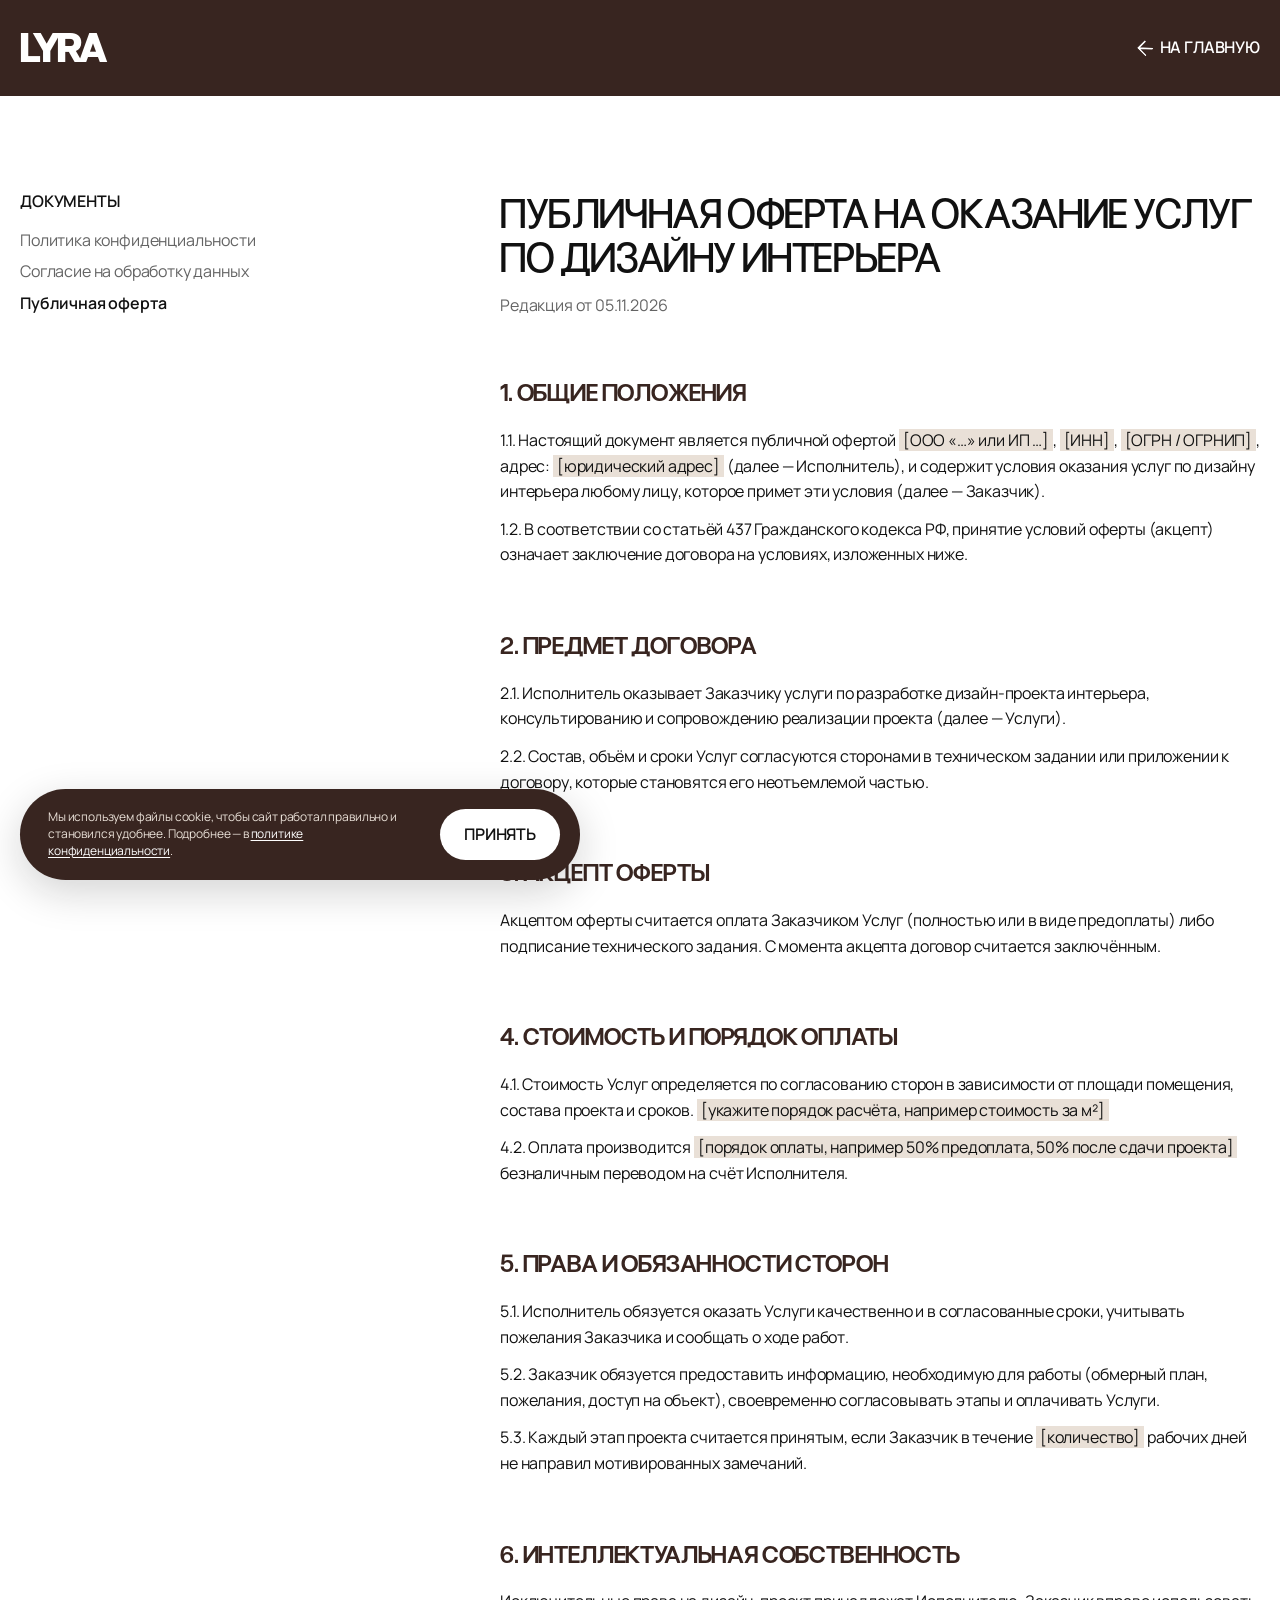
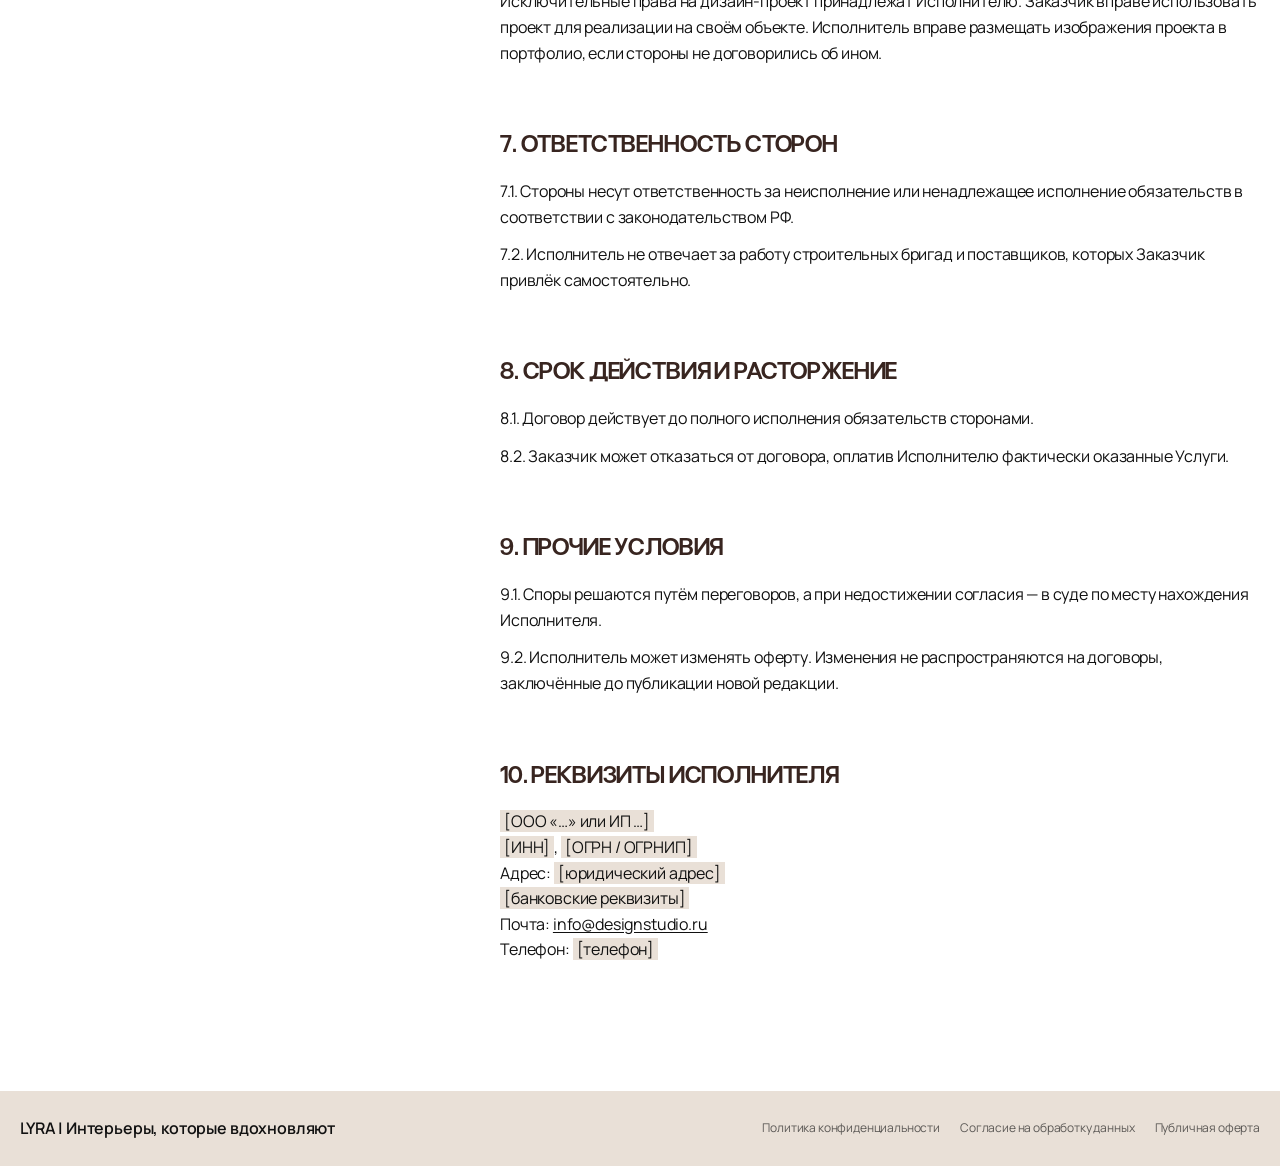
<file: oferta.html>
<!DOCTYPE html>
<html lang="ru">
<head>
  <meta charset="UTF-8">
  <meta name="viewport" content="width=device-width, initial-scale=1">
  <title>Публичная оферта — LYRA</title>
  <meta name="robots" content="noindex">
  <link rel="icon" href="icons/favicon.svg" type="image/svg+xml">
  <link rel="stylesheet" href="css/style.css?v=97">
</head>
<body class="legal-page">
  <header class="legal-header">
    <a class="legal-header__logo" href="index.html" aria-label="LYRA — на главную">LYRA</a>
    <a class="legal-header__back link-arrow" href="index.html">
      <span class="link-arrow__icon" aria-hidden="true"></span>
      <span>на главную</span>
    </a>
  </header>

  <main class="legal">
    <aside class="legal__aside">
      <p class="label">Документы</p>
      <nav aria-label="Документы">
        <ul class="legal__docs">
          <li><a class="legal__doc" href="privacy.html">Политика конфиденциальности</a></li>
          <li><a class="legal__doc" href="personal-data.html">Согласие на обработку данных</a></li>
          <li><a class="legal__doc legal__doc--current" href="oferta.html" aria-current="page">Публичная оферта</a></li>
        </ul>
      </nav>
    </aside>

    <article class="legal__article">
      <h1 class="legal__title">Публичная оферта на оказание услуг по дизайну интерьера</h1>
      <p class="legal__date">Редакция от 05.11.2026</p>
      <!-- TODO: шаблон — заменить всё в [квадратных скобках] на реальные данные и показать юристу -->
      <div class="legal__body">
<h2>1. Общие положения</h2>
<p>1.1. Настоящий документ является публичной офертой <span class="legal__fill">[ООО «…» или ИП …]</span>, <span class="legal__fill">[ИНН]</span>, <span class="legal__fill">[ОГРН / ОГРНИП]</span>, адрес: <span class="legal__fill">[юридический адрес]</span> (далее — Исполнитель), и содержит условия оказания услуг по дизайну интерьера любому лицу, которое примет эти условия (далее — Заказчик).</p>
<p>1.2. В соответствии со статьёй 437 Гражданского кодекса РФ, принятие условий оферты (акцепт) означает заключение договора на условиях, изложенных ниже.</p>

<h2>2. Предмет договора</h2>
<p>2.1. Исполнитель оказывает Заказчику услуги по разработке дизайн-проекта интерьера, консультированию и сопровождению реализации проекта (далее — Услуги).</p>
<p>2.2. Состав, объём и сроки Услуг согласуются сторонами в техническом задании или приложении к договору, которые становятся его неотъемлемой частью.</p>

<h2>3. Акцепт оферты</h2>
<p>Акцептом оферты считается оплата Заказчиком Услуг (полностью или в виде предоплаты) либо подписание технического задания. С момента акцепта договор считается заключённым.</p>

<h2>4. Стоимость и порядок оплаты</h2>
<p>4.1. Стоимость Услуг определяется по согласованию сторон в зависимости от площади помещения, состава проекта и сроков. <span class="legal__fill">[укажите порядок расчёта, например стоимость за м²]</span></p>
<p>4.2. Оплата производится <span class="legal__fill">[порядок оплаты, например 50% предоплата, 50% после сдачи проекта]</span> безналичным переводом на счёт Исполнителя.</p>

<h2>5. Права и обязанности сторон</h2>
<p>5.1. Исполнитель обязуется оказать Услуги качественно и в согласованные сроки, учитывать пожелания Заказчика и сообщать о ходе работ.</p>
<p>5.2. Заказчик обязуется предоставить информацию, необходимую для работы (обмерный план, пожелания, доступ на объект), своевременно согласовывать этапы и оплачивать Услуги.</p>
<p>5.3. Каждый этап проекта считается принятым, если Заказчик в течение <span class="legal__fill">[количество]</span> рабочих дней не направил мотивированных замечаний.</p>

<h2>6. Интеллектуальная собственность</h2>
<p>Исключительные права на дизайн-проект принадлежат Исполнителю. Заказчик вправе использовать проект для реализации на своём объекте. Исполнитель вправе размещать изображения проекта в портфолио, если стороны не договорились об ином.</p>

<h2>7. Ответственность сторон</h2>
<p>7.1. Стороны несут ответственность за неисполнение или ненадлежащее исполнение обязательств в соответствии с законодательством РФ.</p>
<p>7.2. Исполнитель не отвечает за работу строительных бригад и поставщиков, которых Заказчик привлёк самостоятельно.</p>

<h2>8. Срок действия и расторжение</h2>
<p>8.1. Договор действует до полного исполнения обязательств сторонами.</p>
<p>8.2. Заказчик может отказаться от договора, оплатив Исполнителю фактически оказанные Услуги.</p>

<h2>9. Прочие условия</h2>
<p>9.1. Споры решаются путём переговоров, а при недостижении согласия — в суде по месту нахождения Исполнителя.</p>
<p>9.2. Исполнитель может изменять оферту. Изменения не распространяются на договоры, заключённые до публикации новой редакции.</p>

<h2>10. Реквизиты Исполнителя</h2>
<p><span class="legal__fill">[ООО «…» или ИП …]</span><br><span class="legal__fill">[ИНН]</span>, <span class="legal__fill">[ОГРН / ОГРНИП]</span><br>Адрес: <span class="legal__fill">[юридический адрес]</span><br><span class="legal__fill">[банковские реквизиты]</span><br>Почта: <a href="mailto:info@designstudio.ru">info@designstudio.ru</a><br>Телефон: <span class="legal__fill">[телефон]</span></p>
      </div>
    </article>
  </main>

  <footer class="legal-footer">
    <p>LYRA |  Интерьеры, которые вдохновляют</p>
    <nav class="legal-footer__links" aria-label="Документы">
        <a href="privacy.html">Политика конфиденциальности</a>
        <a href="personal-data.html">Согласие на обработку данных</a>
        <a href="oferta.html">Публичная оферта</a>
    </nav>
  </footer>

  <script src="js/vendor/lenis.min.js" defer></script>
  <script src="js/site.js?v=1" defer></script>
</body>
</html>
</file>
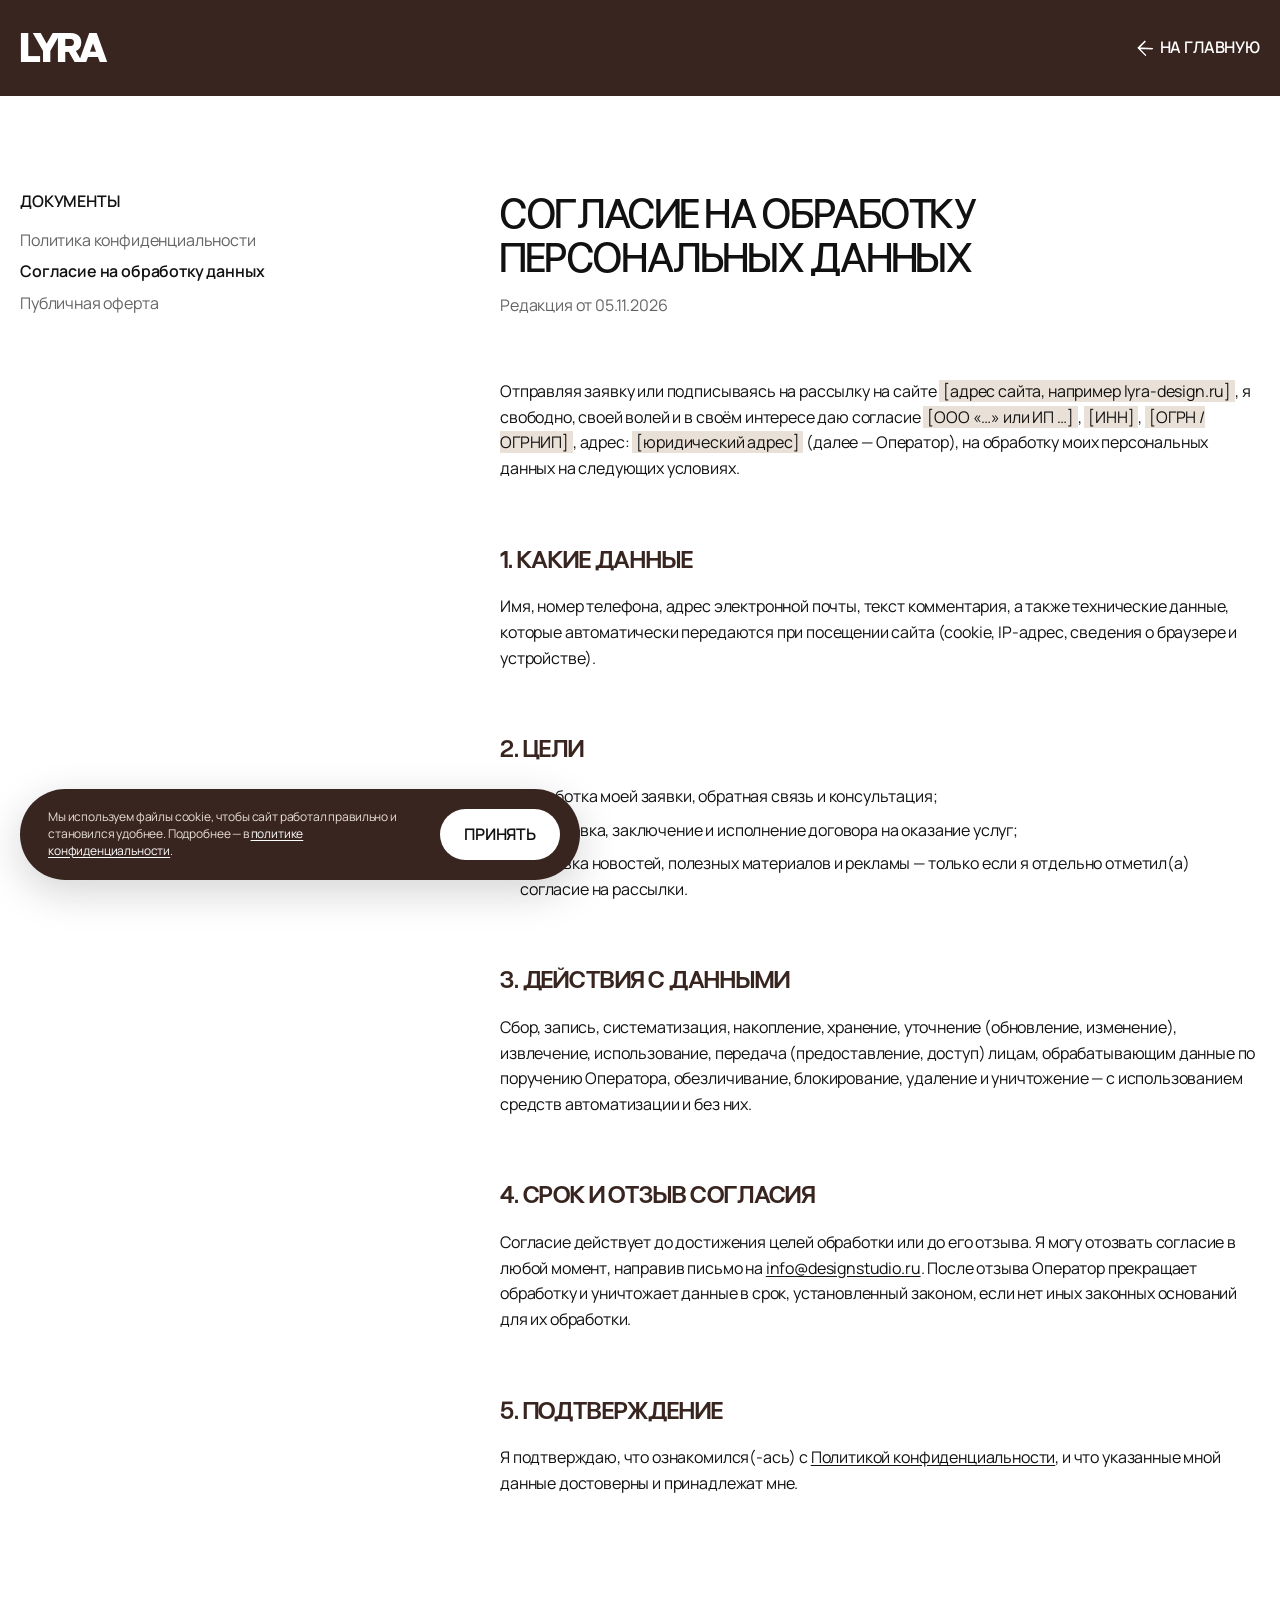
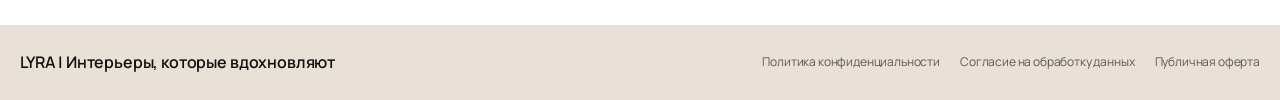
<file: personal-data.html>
<!DOCTYPE html>
<html lang="ru">
<head>
  <meta charset="UTF-8">
  <meta name="viewport" content="width=device-width, initial-scale=1">
  <title>Согласие на обработку персональных данных — LYRA</title>
  <meta name="robots" content="noindex">
  <link rel="icon" href="icons/favicon.svg" type="image/svg+xml">
  <link rel="stylesheet" href="css/style.css?v=97">
</head>
<body class="legal-page">
  <header class="legal-header">
    <a class="legal-header__logo" href="index.html" aria-label="LYRA — на главную">LYRA</a>
    <a class="legal-header__back link-arrow" href="index.html">
      <span class="link-arrow__icon" aria-hidden="true"></span>
      <span>на главную</span>
    </a>
  </header>

  <main class="legal">
    <aside class="legal__aside">
      <p class="label">Документы</p>
      <nav aria-label="Документы">
        <ul class="legal__docs">
          <li><a class="legal__doc" href="privacy.html">Политика конфиденциальности</a></li>
          <li><a class="legal__doc legal__doc--current" href="personal-data.html" aria-current="page">Согласие на обработку данных</a></li>
          <li><a class="legal__doc" href="oferta.html">Публичная оферта</a></li>
        </ul>
      </nav>
    </aside>

    <article class="legal__article">
      <h1 class="legal__title">Согласие на обработку персональных данных</h1>
      <p class="legal__date">Редакция от 05.11.2026</p>
      <!-- TODO: шаблон — заменить всё в [квадратных скобках] на реальные данные и показать юристу -->
      <div class="legal__body">
<p>Отправляя заявку или подписываясь на рассылку на сайте <span class="legal__fill">[адрес сайта, например lyra-design.ru]</span>, я свободно, своей волей и в своём интересе даю согласие <span class="legal__fill">[ООО «…» или ИП …]</span>, <span class="legal__fill">[ИНН]</span>, <span class="legal__fill">[ОГРН / ОГРНИП]</span>, адрес: <span class="legal__fill">[юридический адрес]</span> (далее — Оператор), на обработку моих персональных данных на следующих условиях.</p>

<h2>1. Какие данные</h2>
<p>Имя, номер телефона, адрес электронной почты, текст комментария, а также технические данные, которые автоматически передаются при посещении сайта (cookie, IP-адрес, сведения о браузере и устройстве).</p>

<h2>2. Цели</h2>
<ul>
<li>обработка моей заявки, обратная связь и консультация;</li>
<li>подготовка, заключение и исполнение договора на оказание услуг;</li>
<li>отправка новостей, полезных материалов и рекламы — только если я отдельно отметил(а) согласие на рассылки.</li>
</ul>

<h2>3. Действия с данными</h2>
<p>Сбор, запись, систематизация, накопление, хранение, уточнение (обновление, изменение), извлечение, использование, передача (предоставление, доступ) лицам, обрабатывающим данные по поручению Оператора, обезличивание, блокирование, удаление и уничтожение — с использованием средств автоматизации и без них.</p>

<h2>4. Срок и отзыв согласия</h2>
<p>Согласие действует до достижения целей обработки или до его отзыва. Я могу отозвать согласие в любой момент, направив письмо на <a href="mailto:info@designstudio.ru">info@designstudio.ru</a>. После отзыва Оператор прекращает обработку и уничтожает данные в срок, установленный законом, если нет иных законных оснований для их обработки.</p>

<h2>5. Подтверждение</h2>
<p>Я подтверждаю, что ознакомился(-ась) с <a href="privacy.html">Политикой конфиденциальности</a>, и что указанные мной данные достоверны и принадлежат мне.</p>
      </div>
    </article>
  </main>

  <footer class="legal-footer">
    <p>LYRA |  Интерьеры, которые вдохновляют</p>
    <nav class="legal-footer__links" aria-label="Документы">
        <a href="privacy.html">Политика конфиденциальности</a>
        <a href="personal-data.html">Согласие на обработку данных</a>
        <a href="oferta.html">Публичная оферта</a>
    </nav>
  </footer>

  <script src="js/vendor/lenis.min.js" defer></script>
  <script src="js/site.js?v=1" defer></script>
</body>
</html>
</file>
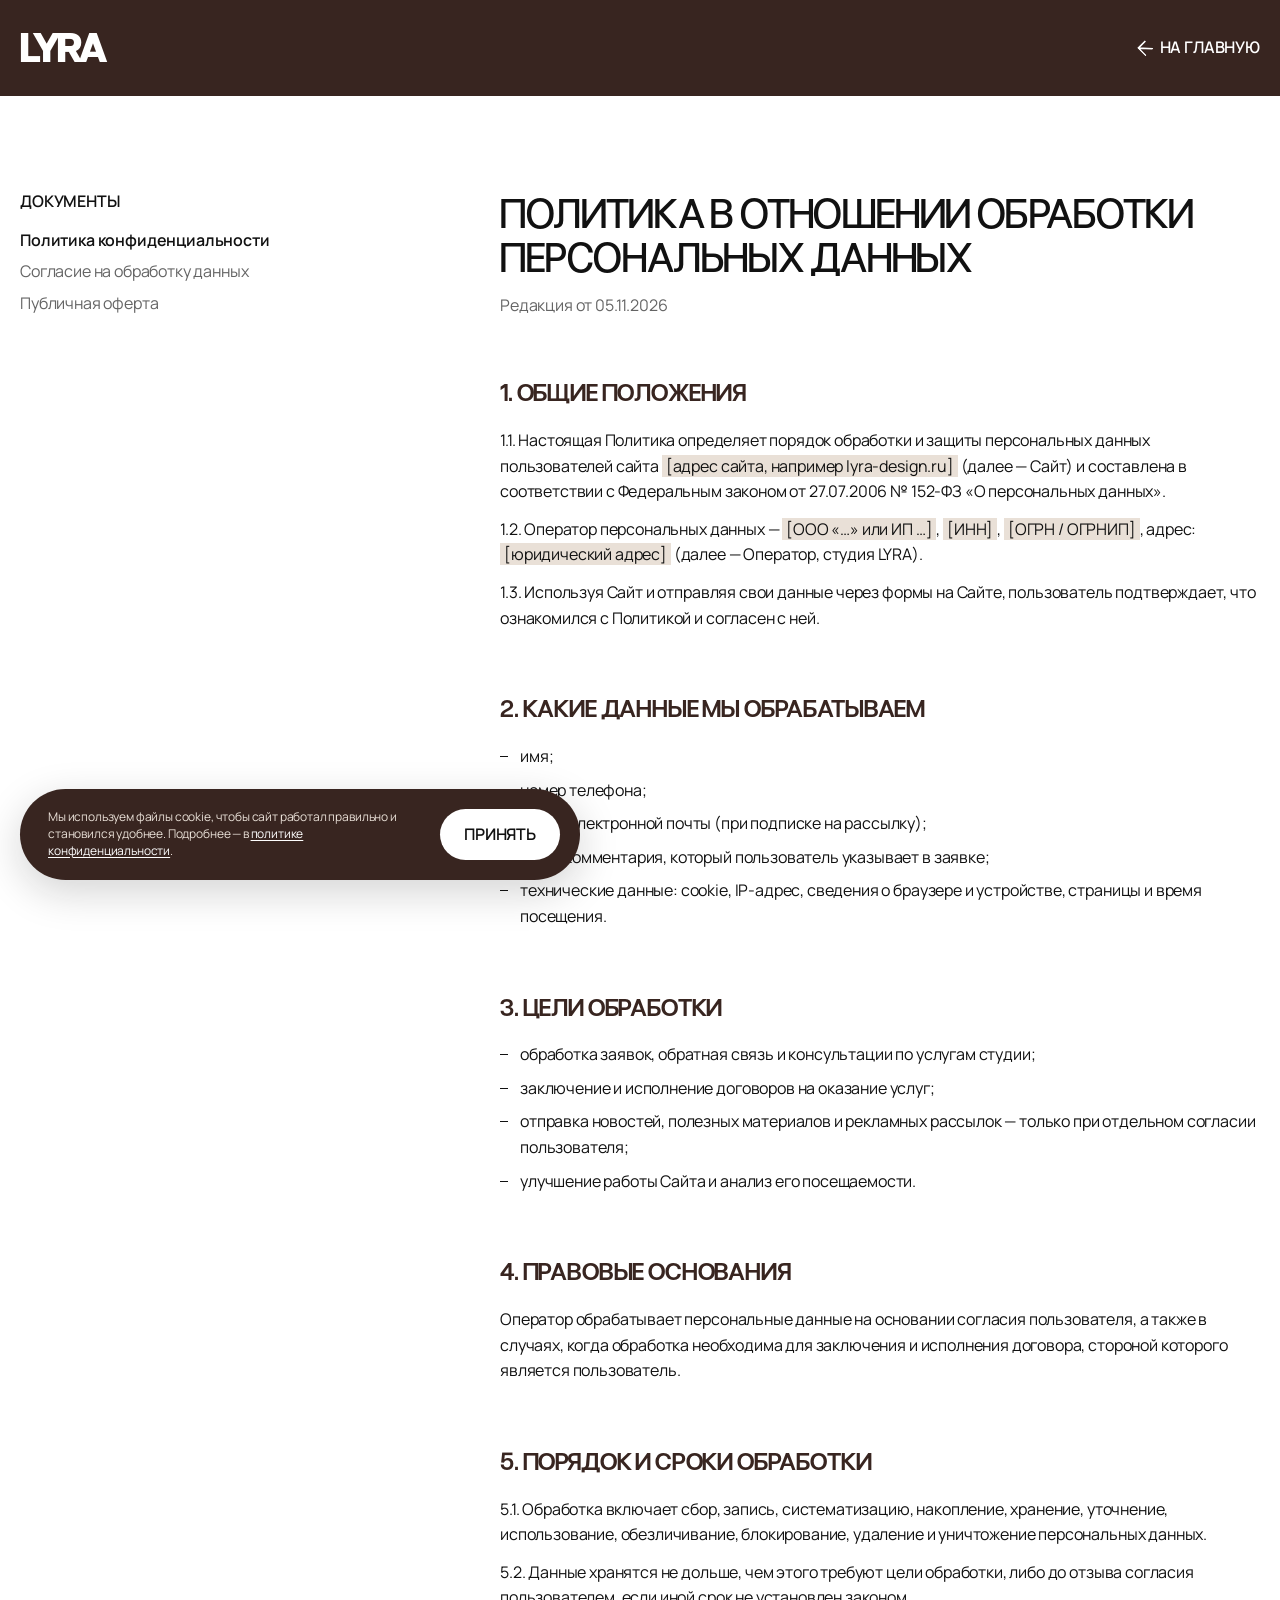
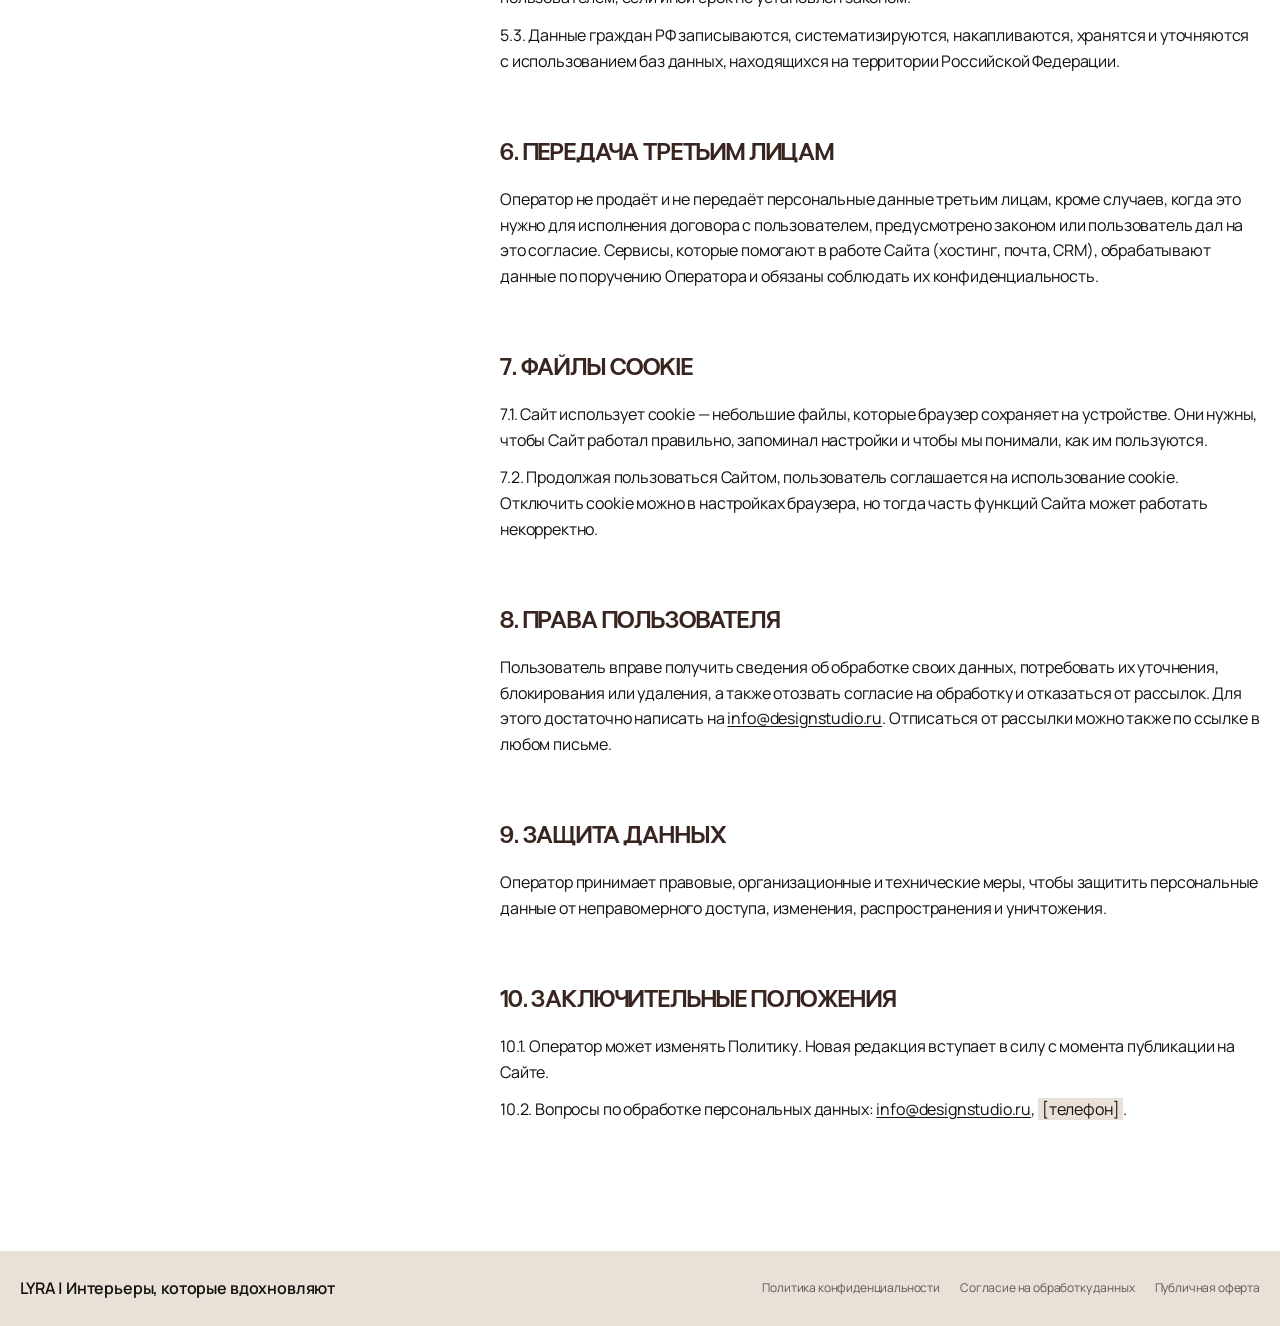
<file: privacy.html>
<!DOCTYPE html>
<html lang="ru">
<head>
  <meta charset="UTF-8">
  <meta name="viewport" content="width=device-width, initial-scale=1">
  <title>Политика конфиденциальности — LYRA</title>
  <meta name="robots" content="noindex">
  <link rel="icon" href="icons/favicon.svg" type="image/svg+xml">
  <link rel="stylesheet" href="css/style.css?v=97">
</head>
<body class="legal-page">
  <header class="legal-header">
    <a class="legal-header__logo" href="index.html" aria-label="LYRA — на главную">LYRA</a>
    <a class="legal-header__back link-arrow" href="index.html">
      <span class="link-arrow__icon" aria-hidden="true"></span>
      <span>на главную</span>
    </a>
  </header>

  <main class="legal">
    <aside class="legal__aside">
      <p class="label">Документы</p>
      <nav aria-label="Документы">
        <ul class="legal__docs">
          <li><a class="legal__doc legal__doc--current" href="privacy.html" aria-current="page">Политика конфиденциальности</a></li>
          <li><a class="legal__doc" href="personal-data.html">Согласие на обработку данных</a></li>
          <li><a class="legal__doc" href="oferta.html">Публичная оферта</a></li>
        </ul>
      </nav>
    </aside>

    <article class="legal__article">
      <h1 class="legal__title">Политика в отношении обработки персональных данных</h1>
      <p class="legal__date">Редакция от 05.11.2026</p>
      <!-- TODO: шаблон — заменить всё в [квадратных скобках] на реальные данные и показать юристу -->
      <div class="legal__body">
<h2>1. Общие положения</h2>
<p>1.1. Настоящая Политика определяет порядок обработки и защиты персональных данных пользователей сайта <span class="legal__fill">[адрес сайта, например lyra-design.ru]</span> (далее — Сайт) и составлена в соответствии с Федеральным законом от 27.07.2006 № 152-ФЗ «О персональных данных».</p>
<p>1.2. Оператор персональных данных — <span class="legal__fill">[ООО «…» или ИП …]</span>, <span class="legal__fill">[ИНН]</span>, <span class="legal__fill">[ОГРН / ОГРНИП]</span>, адрес: <span class="legal__fill">[юридический адрес]</span> (далее — Оператор, студия LYRA).</p>
<p>1.3. Используя Сайт и отправляя свои данные через формы на Сайте, пользователь подтверждает, что ознакомился с Политикой и согласен с ней.</p>

<h2>2. Какие данные мы обрабатываем</h2>
<ul>
<li>имя;</li>
<li>номер телефона;</li>
<li>адрес электронной почты (при подписке на рассылку);</li>
<li>текст комментария, который пользователь указывает в заявке;</li>
<li>технические данные: cookie, IP-адрес, сведения о браузере и устройстве, страницы и время посещения.</li>
</ul>

<h2>3. Цели обработки</h2>
<ul>
<li>обработка заявок, обратная связь и консультации по услугам студии;</li>
<li>заключение и исполнение договоров на оказание услуг;</li>
<li>отправка новостей, полезных материалов и рекламных рассылок — только при отдельном согласии пользователя;</li>
<li>улучшение работы Сайта и анализ его посещаемости.</li>
</ul>

<h2>4. Правовые основания</h2>
<p>Оператор обрабатывает персональные данные на основании согласия пользователя, а также в случаях, когда обработка необходима для заключения и исполнения договора, стороной которого является пользователь.</p>

<h2>5. Порядок и сроки обработки</h2>
<p>5.1. Обработка включает сбор, запись, систематизацию, накопление, хранение, уточнение, использование, обезличивание, блокирование, удаление и уничтожение персональных данных.</p>
<p>5.2. Данные хранятся не дольше, чем этого требуют цели обработки, либо до отзыва согласия пользователем, если иной срок не установлен законом.</p>
<p>5.3. Данные граждан РФ записываются, систематизируются, накапливаются, хранятся и уточняются с использованием баз данных, находящихся на территории Российской Федерации.</p>

<h2>6. Передача третьим лицам</h2>
<p>Оператор не продаёт и не передаёт персональные данные третьим лицам, кроме случаев, когда это нужно для исполнения договора с пользователем, предусмотрено законом или пользователь дал на это согласие. Сервисы, которые помогают в работе Сайта (хостинг, почта, CRM), обрабатывают данные по поручению Оператора и обязаны соблюдать их конфиденциальность.</p>

<h2 id="cookies">7. Файлы cookie</h2>
<p>7.1. Сайт использует cookie — небольшие файлы, которые браузер сохраняет на устройстве. Они нужны, чтобы Сайт работал правильно, запоминал настройки и чтобы мы понимали, как им пользуются.</p>
<p>7.2. Продолжая пользоваться Сайтом, пользователь соглашается на использование cookie. Отключить cookie можно в настройках браузера, но тогда часть функций Сайта может работать некорректно.</p>

<h2>8. Права пользователя</h2>
<p>Пользователь вправе получить сведения об обработке своих данных, потребовать их уточнения, блокирования или удаления, а также отозвать согласие на обработку и отказаться от рассылок. Для этого достаточно написать на <a href="mailto:info@designstudio.ru">info@designstudio.ru</a>. Отписаться от рассылки можно также по ссылке в любом письме.</p>

<h2>9. Защита данных</h2>
<p>Оператор принимает правовые, организационные и технические меры, чтобы защитить персональные данные от неправомерного доступа, изменения, распространения и уничтожения.</p>

<h2>10. Заключительные положения</h2>
<p>10.1. Оператор может изменять Политику. Новая редакция вступает в силу с момента публикации на Сайте.</p>
<p>10.2. Вопросы по обработке персональных данных: <a href="mailto:info@designstudio.ru">info@designstudio.ru</a>, <span class="legal__fill">[телефон]</span>.</p>
      </div>
    </article>
  </main>

  <footer class="legal-footer">
    <p>LYRA |  Интерьеры, которые вдохновляют</p>
    <nav class="legal-footer__links" aria-label="Документы">
        <a href="privacy.html">Политика конфиденциальности</a>
        <a href="personal-data.html">Согласие на обработку данных</a>
        <a href="oferta.html">Публичная оферта</a>
    </nav>
  </footer>

  <script src="js/vendor/lenis.min.js" defer></script>
  <script src="js/site.js?v=1" defer></script>
</body>
</html>
</file>
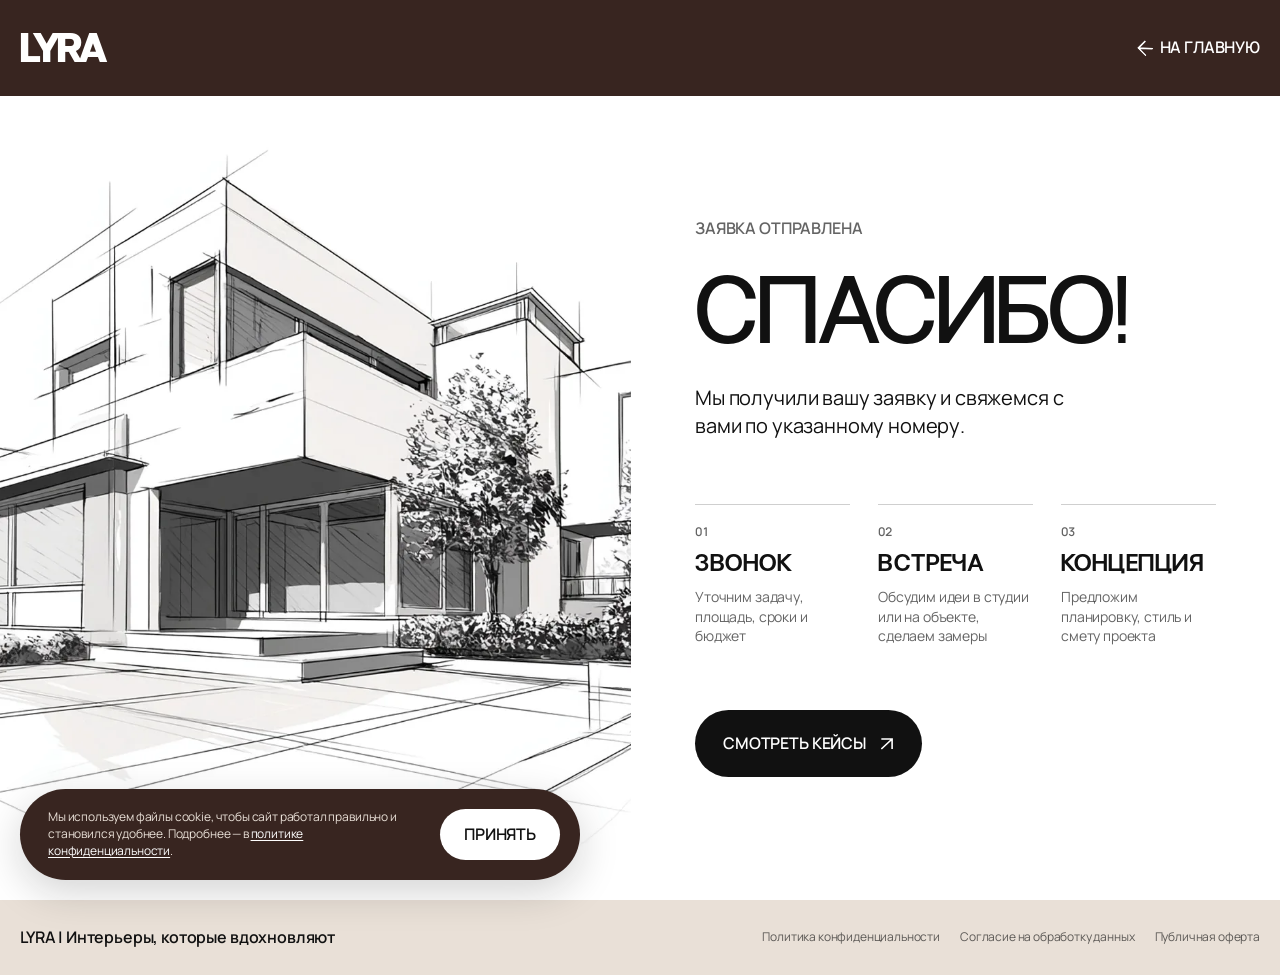
<file: thanks.html>
<!DOCTYPE html>
<html lang="ru">
<head>
  <meta charset="UTF-8">
  <meta name="viewport" content="width=device-width, initial-scale=1">
  <title>Заявка отправлена — LYRA</title>
  <!-- a service page: shown after the request form is sent, not for search engines -->
  <meta name="robots" content="noindex">
  <link rel="icon" href="icons/favicon.svg" type="image/svg+xml">
  <link rel="preload" href="fonts/NonBureau-Regular.woff2" as="font" type="font/woff2" crossorigin>
  <link rel="stylesheet" href="css/style.css?v=97">
</head>
<body class="legal-page thanks-page">
  <header class="legal-header">
    <a class="legal-header__logo" href="index.html" aria-label="LYRA — на главную">LYRA</a>
    <a class="legal-header__back link-arrow" href="index.html">
      <span class="link-arrow__icon" aria-hidden="true"></span>
      <span>на главную</span>
    </a>
  </header>

  <main class="thanks">
    <div class="thanks__media">
      <img class="thanks__img" src="images/request.webp" fetchpriority="high" alt="Эскиз загородного дома: карандашный рисунок, переходящий в фотографию">
    </div>

    <section class="thanks__panel" aria-labelledby="thanks-title">
      <p class="label label--muted u-trim">заявка отправлена</p>
      <h1 class="thanks__title title-xl u-trim" id="thanks-title">Спасибо!</h1>
      <p class="thanks__text">Мы получили вашу заявку и свяжемся с вами по указанному номеру.</p>

      <!-- TODO: steps are a draft for the client to confirm (what really happens after a request) -->
      <ol class="thanks__steps" aria-label="Что будет дальше">
        <li class="thanks__step">
          <span class="thanks__num u-trim">01</span>
          <p class="thanks__step-title u-trim">Звонок</p>
          <p class="thanks__step-text">Уточним задачу, площадь, сроки и бюджет</p>
        </li>
        <li class="thanks__step">
          <span class="thanks__num u-trim">02</span>
          <p class="thanks__step-title u-trim">Встреча</p>
          <p class="thanks__step-text">Обсудим идеи в студии или на объекте, сделаем замеры</p>
        </li>
        <li class="thanks__step">
          <span class="thanks__num u-trim">03</span>
          <p class="thanks__step-title u-trim">Концепция</p>
          <p class="thanks__step-text">Предложим планировку, стиль и смету проекта</p>
        </li>
      </ol>

      <div class="thanks__actions">
        <a class="button button--dark" href="index.html#cases">
          <span class="u-trim">смотреть кейсы</span>
          <span class="button__icon" aria-hidden="true"></span>
        </a>
      </div>
    </section>
  </main>

  <footer class="legal-footer">
    <p>LYRA |  Интерьеры, которые вдохновляют</p>
    <nav class="legal-footer__links" aria-label="Документы">
        <a href="privacy.html">Политика конфиденциальности</a>
        <a href="personal-data.html">Согласие на обработку данных</a>
        <a href="oferta.html">Публичная оферта</a>
    </nav>
  </footer>

  <script src="js/vendor/lenis.min.js" defer></script>
  <script src="js/site.js?v=1" defer></script>
</body>
</html>
</file>
<file: css/style.css>
/* Manrope (body text), served from our own server: Google Fonts is slow/unstable for some
   visitors and, while it hangs, the browser shows a blank page. Variable font, weights 200–800 */
@font-face {
  font-family: "Manrope";
  src: url("../fonts/manrope-cyrillic-wght-normal.woff2") format("woff2-variations"),
       url("../fonts/manrope-cyrillic-wght-normal.woff2") format("woff2");
  font-weight: 200 800;
  font-style: normal;
  font-display: swap;
  unicode-range: U+0301, U+0400-045F, U+0490-0491, U+04B0-04B1, U+2116;
}
@font-face {
  font-family: "Manrope";
  src: url("../fonts/manrope-latin-wght-normal.woff2") format("woff2-variations"),
       url("../fonts/manrope-latin-wght-normal.woff2") format("woff2");
  font-weight: 200 800;
  font-style: normal;
  font-display: swap;
  unicode-range: U+0000-00FF, U+0131, U+0152-0153, U+02BB-02BC, U+02C6, U+02DA, U+02DC, U+0304, U+0308, U+0329, U+2000-206F, U+20AC, U+2122, U+2191, U+2193, U+2212, U+2215, U+FEFF, U+FFFD;
}
/* Non Bureau — font files live in ../fonts/ */
@font-face {
  font-family: "Non Bureau";
  src: local("Non Bureau Regular"), local("NonBureau-Regular"), url("../fonts/NonBureau-Regular.woff2") format("woff2"), url("../fonts/NonBureau-Regular.otf") format("opentype");
  font-weight: 400;
  font-display: swap;
}
@font-face {
  font-family: "Non Bureau";
  src: local("Non Bureau Medium"), local("NonBureau-Medium"), url("../fonts/NonBureau-Medium.woff2") format("woff2"), url("../fonts/NonBureau-Medium.otf") format("opentype");
  font-weight: 500;
  font-display: swap;
}
@font-face {
  font-family: "Non Bureau";
  src: local("Non Bureau Bold"), local("NonBureau-Bold"), url("../fonts/NonBureau-Bold.woff2") format("woff2"), url("../fonts/NonBureau-Bold.otf") format("opentype");
  font-weight: 700;
  font-display: swap;
}

:root {
  /* Colors */
  --color-white: #ffffff;
  --color-white-80: rgba(255, 255, 255, 0.8);
  --color-white-40: rgba(255, 255, 255, 0.4);
  --color-white-55: rgba(255, 255, 255, 0.55);
  --color-white-65: rgba(255, 255, 255, 0.65); /* muted small text on brown that still passes contrast (AA) */
  --color-black: #111111;
  --color-black-40: rgba(17, 17, 17, 0.4);
  --color-black-65: rgba(17, 17, 17, 0.65); /* muted small text that still passes contrast (AA) */
  --color-black-20: rgba(17, 17, 17, 0.2);
  --color-brown: #382520;
  --color-sand: #e9e0d7;
  --color-sand-40: rgba(233, 224, 215, 0.4);
  --color-error: #b3261e; /* 6.5:1 on white */
  --color-sand-60: rgba(233, 224, 215, 0.6); /* muted small text on brown that still passes contrast (AA) */
  --color-sand-20: rgba(233, 224, 215, 0.2);

  /* Font families */
  --font-display: "Non Bureau", "Manrope", Arial, sans-serif;
  --font-body: "Manrope", Arial, sans-serif;

  /* Font sizes */
  --fs-h1: 5.875rem;
  --fs-h1-m: 3rem;
  --fs-cta-m: 2.875rem;
  --fs-logo: 2.5rem;
  --fs-h2: 2.5rem;
  --fs-h2-m: 2rem;
  --fs-h3: 1.5rem;
  --fs-h3-m: 1.375rem;
  --fs-field: 1.25rem;
  --fs-logo-m: 1.25rem;
  --fs-body: 1rem;
  --fs-body-m: 0.875rem;
  --fs-small: 0.75rem;

  /* Line heights */
  --lh-h1: 5.625rem;
  --lh-h1-m: 0.9;
  --lh-base: 1.2;
  --lh-h3: 1;

  /* Letter spacing */
  --ls-tight: -0.01em;
  --ls-wide: 0.02em;
  --ls-logo: -0.1em;

  /* Spacing */
  --s-8: 8px;
  --s-12: 12px;
  --s-16: 16px;
  --s-20: 20px;
  --s-24: 24px;
  --s-28: 28px;
  --s-36: 36px;
  --s-64: 64px;
  --s-128: 128px;

  /* Radius */
  --radius-pill: 60px;
  --radius-round: 50%;

  /* Layout: Figma values at 1440, growing proportionally on wider screens */
  --indent-title: max(355px, 24.65vw);   /* 355 / 1440 */
  --indent-reviews: max(375px, 26.04vw); /* 375 / 1440 */
  --content-wide: max(1045px, 72.57vw);  /* 1045 / 1440 */
  --split-left: 49.3056%;   /* 710 / 1440 */
  --split-right: 50.6944%;  /* 730 / 1440 */
  --transition: 0.4s cubic-bezier(0.4, 0, 0.2, 1);

  /* Motion — from the Figma prototype */
  --ease-figma: cubic-bezier(0.7, 0, 0.42, 1);
  --dur-hover: 0.3s;
  --dur-intro: 2s;
  --dur-reveal: 1.4s; /* section entrances below the first screen */
  --dur-button: 0.45s; /* button hover: calm, not abrupt */
  --ease-soft: cubic-bezier(0.4, 0, 0.2, 1);
}

*,
*::before,
*::after {
  box-sizing: border-box;
}

html {
  -webkit-text-size-adjust: 100%;
}

body {
  margin: 0;
  background: var(--color-white);
  color: var(--color-black);
  font-family: var(--font-body);
  font-size: var(--fs-body);
  line-height: var(--lh-base);
  letter-spacing: var(--ls-tight);
  -webkit-font-smoothing: antialiased;
}

body.is-locked {
  overflow: hidden;
}

h1, h2, h3, p, ul, ol, figure {
  margin: 0;
  padding: 0;
}

ul, ol {
  list-style: none;
}

img {
  display: block;
  max-width: none;
}

a {
  color: inherit;
  text-decoration: none;
}

button,
input,
textarea {
  font: inherit;
  color: inherit;
  letter-spacing: inherit;
}

button {
  padding: 0;
  border: 0;
  background: none;
  cursor: pointer;
}

:focus-visible {
  outline: 2px solid currentColor;
  outline-offset: 4px;
}

.visually-hidden {
  position: absolute;
  width: 1px;
  height: 1px;
  margin: -1px;
  padding: 0;
  overflow: hidden;
  clip: rect(0 0 0 0);
  white-space: nowrap;
  border: 0;
}

/* Figma "text-box-trim": trims line box to cap height / baseline */
.u-trim {
  text-box: trim-both cap alphabetic;
}

.u-br-mobile {
  display: none;
}

/* ---------- Shared: typography ---------- */
.label {
  font-weight: 600;
  font-size: var(--fs-body);
  line-height: var(--lh-base);
  text-transform: uppercase;
}

.label--muted {
  color: var(--color-black-65); /* was black-20 (1.6:1); 65% is the lightest grey that reads (5.9:1) */
}

.label--sand {
  color: var(--color-sand-60); /* was sand-40 (3:1) */
}

.title-xl {
  font-family: var(--font-display);
  font-weight: 400;
  font-size: var(--fs-h1);
  line-height: var(--lh-h1);
  letter-spacing: var(--ls-tight);
  text-transform: uppercase;
}

.title-l {
  font-family: var(--font-display);
  font-weight: 400;
  font-size: var(--fs-h2);
  line-height: var(--lh-base);
  letter-spacing: var(--ls-tight);
  text-transform: uppercase;
}

/* ---------- Shared: buttons & links ---------- */
.button {
  display: inline-flex;
  align-items: center;
  justify-content: center;
  gap: var(--s-16);
  padding: var(--s-24) var(--s-28);
  border-radius: var(--radius-pill);
  font-weight: 600;
  font-size: var(--fs-body);
  line-height: var(--lh-base);
  text-transform: uppercase;
  white-space: nowrap;
  overflow: hidden;
  transition: background-color var(--dur-button) var(--ease-soft);
}

.button--light {
  background: var(--color-white);
  color: var(--color-black);
}

.button--light:hover {
  background: var(--color-sand);
}

.button--dark {
  background: var(--color-black);
  color: var(--color-white);
}

.button--dark:hover {
  background: var(--color-brown);
}

/* Arrow drawn as a mask so it follows the text color on hover */
.button__icon,
.link-arrow__icon {
  display: block;
  width: 12.5303px;
  height: 12px;
  margin-left: -0.5303px;
  flex-shrink: 0;
  background-color: currentColor;
  -webkit-mask: url("../icons/arrow-dark.svg") center / contain no-repeat;
  mask: url("../icons/arrow-dark.svg") center / contain no-repeat;
}

.link-arrow {
  display: inline-flex;
  align-items: center;
  gap: var(--s-8);
  font-weight: 600;
  font-size: var(--fs-body);
  line-height: var(--lh-base);
  text-transform: uppercase;
  white-space: nowrap;
  transition: color var(--dur-hover) var(--ease-figma);
}

.link-arrow:hover {
  color: var(--color-brown);
}

/* ---------- Page ---------- */
.page {
  overflow: hidden;
}

.main {
  display: flex;
  flex-direction: column;
  gap: var(--s-128);
}

/* ---------- Header / Nav ---------- */
.header {
  /* Stays on screen while scrolling: transparent over the first screen,
     a brown bar once the page moves (.is-scrolled, set in main.js).
     No transform / backdrop-filter here — the mobile menu inside is position: fixed */
  position: fixed;
  top: 0;
  left: 0;
  right: 0;
  z-index: 50;
  display: flex;
  align-items: center;
  justify-content: space-between;
  padding: var(--s-20);
  background-color: rgb(56 37 32 / 0);
  transition:
    background-color 0.4s var(--ease-soft),
    padding 0.4s var(--ease-soft),
    box-shadow 0.4s var(--ease-soft);
}

.header.is-scrolled {
  padding-top: var(--s-12);
  padding-bottom: var(--s-12);
  background-color: var(--color-brown);
  box-shadow: 0 8px 24px rgb(17 17 17 / 0.12);
}

/* jumps from the menu stop below the fixed header */
section[id],
footer[id],
.advantage[id] {
  scroll-margin-top: 72px;
}

/* `hidden` always hides, even on elements whose class sets a display (links waiting for their pages) */
[hidden] {
  display: none !important;
}

.logo {
  font-family: var(--font-display);
  font-weight: 700;
  font-size: var(--fs-logo);
  line-height: var(--lh-h1);
  letter-spacing: var(--ls-logo);
  text-transform: uppercase;
  color: var(--color-white);
}

.logo--brown {
  color: var(--color-brown);
}

.header__burger {
  display: none;
  position: relative;
  width: 36px;
  height: 16px;
}

.header__burger img {
  position: absolute;
  top: 4px;
  left: 3px;
  width: 30px;
  height: 9px;
}

.nav {
  width: 49.2857%; /* 690 / 1400 */
}

.nav__top {
  display: none;
}

.nav__body {
  display: flex;
  align-items: center;
  justify-content: space-between;
}

.nav__list {
  display: contents;
}

.nav__link {
  font-weight: 600;
  font-size: var(--fs-body);
  line-height: var(--lh-base);
  text-transform: uppercase;
  color: var(--color-sand);
  white-space: nowrap;
  transition: opacity var(--transition);
}

.nav__link:hover {
  opacity: 0.7;
}

.nav__cta,
.nav__cta:hover {
  gap: var(--s-8);
  color: var(--color-sand);
}

/* ---------- Section 1: Hero ---------- */
.hero {
  position: relative;
  height: 800px;
}

.hero__photo {
  position: absolute;
  top: 0;
  left: 0;
  width: var(--split-left);
  height: 100%;
  overflow: hidden;
}

.hero__photo-img {
  width: 100%;
  height: 100%;
  object-fit: cover;
}

.hero__photo::after {
  content: "";
  position: absolute;
  inset: 0;
  /* the even 40% shade + soft extra shades only where text sits: a light band behind the big title
     (bright windows) and a stronger one at the bottom under the description (light floor),
     so the title reaches 3:1 and the small text 4.5:1 without darkening the whole photo */
  background:
    linear-gradient(to top, rgba(17, 17, 17, 0.5) 0%, rgba(17, 17, 17, 0.3) 14%, rgba(17, 17, 17, 0) 30%),
    linear-gradient(to bottom, rgba(17, 17, 17, 0) 28%, rgba(17, 17, 17, 0.14) 36%, rgba(17, 17, 17, 0.14) 66%, rgba(17, 17, 17, 0) 74%),
    var(--color-black-40);
}

.hero__panel {
  position: absolute;
  top: 0;
  left: var(--split-left);
  width: var(--split-right);
  height: 100%;
  background: var(--color-brown);
  overflow: hidden;
}

.hero__arch {
  position: absolute;
  top: 140px;
  left: 50%;
  /* 420×520 oval by design; on narrow tablets it shrinks to fit its half with 20px each side.
     The square photo fills the oval's height and is centred: exactly the layout's crop
     (pixel-matched against the old oval cut-out) */
  width: min(420px, calc(100% - 40px));
  height: auto;
  aspect-ratio: 420 / 520;
  object-fit: cover;
  object-position: 50% 0;
  border-radius: 50%;
  transform: translateX(-50%);
}

.hero__title {
  position: absolute;
  top: 277px;
  left: 17px;
  z-index: 2;
  color: var(--color-white);
  white-space: nowrap;
}

.hero__title-indent {
  padding-left: 2.947em; /* 277 / 94 */
}

.hero__text {
  position: absolute;
  bottom: var(--s-20); /* pinned to the photo's bottom edge (was top: 723px — same spot at 1.2 leading) */
  left: var(--s-20);
  z-index: 2;
  width: 396px;
  line-height: 1.4;    /* paragraphs breathe: 1.2 is for one-line labels */
  color: var(--color-white);
}

.hero__button {
  position: absolute;
  top: 720px;
  left: calc(var(--split-left) + var(--split-right) / 2);
  z-index: 2;
  transform: translateX(-50%);
}

/* ---------- Section 2: Why us ---------- */
.why {
  display: grid;
  /* the list shrinks on narrow desktops instead of running past the screen */
  grid-template-columns: max-content minmax(0, var(--content-wide));
  column-gap: var(--s-36);
  grid-template-areas:
    "title title"
    "label list";
  justify-content: space-between;
  align-items: start;
  row-gap: var(--s-64);
  padding: 0 var(--s-16);
}

.why__label {
  grid-area: label;
}

.why__title {
  grid-area: title;
  contain: inline-size; /* spans both columns but must not widen the label column */
  text-indent: var(--indent-title);
  color: var(--color-black);
}

.why__grid {
  grid-area: list;
  display: grid;
  grid-template-columns: repeat(3, minmax(0, 1fr));
  gap: var(--s-20);
  width: 100%;
}

.why__image-item {
  display: contents;
}

.why__image {
  grid-column: span 2;
  width: 100%;
  height: 222px;
  object-fit: cover;
}

.advantage__content {
  display: flex;
  flex-direction: column;
  justify-content: space-between;
  height: 202px;
  padding-right: 21px;
  border-right: 1px solid var(--color-black-20);
}

.advantage--first {
  display: flex;
  flex-direction: column;
  gap: var(--s-20);
}

.advantage--first::after {
  content: "";
  display: block;
  height: 1px;
  background: var(--color-black-20);
}

.advantage__head {
  display: flex;
  justify-content: space-between;
  align-items: flex-start;
  font-family: var(--font-display);
  font-weight: 500;
  font-size: var(--fs-h3);
  line-height: var(--lh-h3);
  letter-spacing: var(--ls-wide);
  text-transform: uppercase;
}

.advantage__title {
  font: inherit;
  white-space: nowrap;
}

.advantage__num {
  width: 37px;
  color: var(--color-black-65); /* was black-20 (1.6:1) */
  text-align: right;
}

.advantage__text {
  max-width: 220px;
  line-height: 1.4;
}

.advantage--2 .advantage__text {
  max-width: 244px;
}

.advantage--3 .advantage__text {
  max-width: 253px;
}

/* ---------- Section 3: Benefits ---------- */
.benefits {
  position: relative;
  display: flex;
  height: 800px;
}

.benefits__photo {
  flex: 1 0 0;
  min-width: 0;
  height: 100%;
  object-fit: cover;
}

.benefits__panel {
  display: flex;
  flex-shrink: 0;
  width: var(--split-right);
  padding: var(--s-64);
  background: var(--color-brown);
}

.benefits__inner {
  display: flex;
  align-items: flex-end;
  justify-content: space-between;
  gap: var(--s-36);
  width: 100%;
  max-width: 564px;
  height: 100%;
}

.benefits__thumbs {
  position: relative;
  flex-shrink: 0;
  display: flex;
  flex-direction: column;
  gap: var(--s-20);
  width: 91px;
}

.benefits__thumb {
  width: 100%;
  height: 100px;
  object-fit: cover;
  cursor: pointer;
  transition: opacity var(--dur-hover) var(--ease-soft);
}

.benefits__thumb:hover {
  opacity: 0.8;
}

.benefits__thumb:focus-visible {
  outline: 2px solid var(--color-sand);
  outline-offset: 2px;
}

.benefits__text {
  display: flex;
  flex-direction: column;
  justify-content: space-between;
  flex: 0 1 373px; /* widest title line at 40px; Figma's 277px let it run past the screen edge */
  min-width: 0;
  height: 100%;
}

.benefits__content {
  display: flex;
  flex-direction: column;
  gap: 210px;
}

.benefits__title {
  min-height: 4.8em;   /* 4 lines × 1.2: slides with 3-line titles keep the same place, nothing jumps */
  color: var(--color-sand);
  white-space: nowrap; /* line breaks come from <br>, like in Figma */
}

/* Narrow desktops: advantage titles shrink from 24px (≥1160px) so the 01–04 numbers keep their place */
@media (min-width: 1280px) {
  .advantage__head {
    font-size: clamp(20px, 3.45vw - 16px, var(--fs-h3));
  }
}

/* 40px from ~1250px up; on narrow desktops the title scales down so its longest line fits next to the thumbs */
@media (min-width: 1280px) {
  .benefits__title {
    font-size: clamp(28px, 5.436vw - 27.8px, var(--fs-h2));
  }
}

.pager {
  display: flex;
  align-items: center;
  gap: var(--s-8);
}

.pager__item {
  display: flex;
  align-items: center;
  justify-content: center;
  width: 30px;
  height: 30px;
  border-radius: 15px;
  font-weight: 600;
  font-size: var(--fs-body);
  line-height: var(--lh-base);
  text-align: center;
  color: var(--color-sand);
  transition: background-color var(--dur-hover) var(--ease-figma), color var(--dur-hover) var(--ease-figma);
}

.pager__item:hover {
  background: var(--color-sand-20);
}

.pager__item--active,
.pager__item--active:hover {
  background: var(--color-sand);
  color: var(--color-brown);
  cursor: default;
}

/* ---------- Section 4: Cases ---------- */
.cases {
  display: flex;
  flex-direction: column;
  gap: var(--s-64);
  padding: 15px var(--s-16) 0;
}

.cases__head {
  display: flex;
  align-items: flex-start;
  justify-content: space-between;
  padding-left: var(--indent-title);
}

.cases__title {
  display: flex;
  align-items: flex-start;
  gap: var(--s-12);
  white-space: nowrap;
}

.cases__count {
  font-family: var(--font-body);
  font-weight: 600;
  font-size: var(--fs-body);
  line-height: var(--lh-base);
  color: var(--color-black-65);
}

.cases__all {
  color: var(--color-black);
}

.cases__grid {
  display: grid;
  grid-template-columns: repeat(4, 1fr);
  align-items: start;
  gap: var(--s-20);
}

.case {
  display: flex;
  flex-direction: column;
  gap: var(--s-8);
  height: var(--case-h);
}

.case__num {
  font-weight: 600;
  font-size: var(--fs-body);
  line-height: var(--lh-base);
  text-transform: uppercase;
}

.case__media {
  position: relative;
  flex: 1 0 0;
  min-height: 0;
  overflow: hidden;
}

.case__img {
  position: absolute;
  inset: 0;
  width: 100%;
  height: 100%;
  object-fit: cover;
  transition: scale 0.6s var(--ease-soft);
}

/* Hover: the photo dims and zooms a little, "смотреть проект ↗" fades in over it.
   The link covers the whole photo, so the entire picture is clickable */
.case__more {
  position: absolute;
  inset: 0;
  display: flex;
  align-items: center;
  justify-content: center;
  color: var(--color-white);
  background: rgb(56 37 32 / 0);
  transition: background-color var(--dur-button) var(--ease-soft);
}

.case__more-label {
  display: inline-flex;
  align-items: center;
  gap: var(--s-8);
  font-weight: 600;
  font-size: var(--fs-body);
  line-height: var(--lh-base);
  text-transform: uppercase;
  white-space: nowrap;
  opacity: 0;
  translate: 0 12px;
  transition: opacity var(--dur-button) var(--ease-soft), translate var(--dur-button) var(--ease-soft);
}

.case:hover .case__img {
  scale: 1.04;
}

.case:hover .case__more,
.case__more:focus-visible {
  background: rgb(56 37 32 / 0.35);
}

.case:hover .case__more-label,
.case__more:focus-visible .case__more-label {
  opacity: 1;
  translate: 0 0;
}

.case__more:focus-visible {
  outline: 2px solid var(--color-sand);
  outline-offset: -2px;
}

/* Narrow window with a mouse: the label may wrap instead of being cut */
@media (max-width: 699px) and (hover: hover) {
  .case__more-label {
    padding: 0 var(--s-12);
    font-size: var(--fs-body-m);
    white-space: normal;
    text-align: center;
  }
}

/* Phones: the text pill doesn't fit two-column cards — a round brown ↗ button in the corner,
   the words stay for screen readers */
@media (max-width: 699px) and (hover: none) {
  .case .case__more {
    justify-content: flex-end;
    padding: var(--s-8);
  }

  .case__more .case__more-label {
    justify-content: center;
    width: 40px;
    height: 40px;
    padding: 0;
    border-radius: 50%;
  }

  .case__more-label .u-trim {
    position: absolute;
    width: 1px;
    height: 1px;
    overflow: hidden;
    clip: rect(0 0 0 0);
    white-space: nowrap;
  }
}

/* Touch screens have no hover: keep a small "смотреть проект ↗" label in the corner */
@media (hover: none) {
  .case__more {
    align-items: flex-end;
    justify-content: flex-start;
    padding: var(--s-12);
  }

  .case__more-label {
    padding: 10px 14px;
    border-radius: var(--radius-pill);
    background: rgb(56 37 32 / 0.85);
    font-size: var(--fs-small);
    opacity: 1;
    translate: 0 0;
  }
}

.case__caption {
  font-weight: 400;
  font-size: var(--fs-body);
  line-height: 1.35;
  text-wrap: balance; /* no single word left alone on the last line */
}

.case--1 { --case-h: 460px; }
.case--2 { --case-h: 660px; grid-column: span 3; }
.case--3 { --case-h: 460px; }
.case--4 { --case-h: 326px; }
.case--5 { --case-h: 460px; grid-column: span 2; }
.case--6 { --case-h: 660px; grid-column: span 3; }
.case--7 { --case-h: 460px; }

/* case 07: the furniture sits low in the photo — in wide frames show the lower part
   so the armchair and the sofa aren't cut off */
.case--7 .case__img {
  object-position: 50% 70%;
}

/* ---------- Section 5: Reviews ---------- */
.reviews {
  --reviews-left: var(--indent-reviews);
  display: flex;
  flex-direction: column;
  gap: var(--s-64);
}

.reviews__head {
  display: flex;
  align-items: flex-end;
  justify-content: space-between;
  margin: 0 var(--s-20) 0 var(--reviews-left);
}

.reviews__controls {
  display: flex;
  align-items: center;
  gap: var(--s-8);
}

.reviews__arrow {
  display: block;
  width: 30px;
  height: 30px;
  color: var(--color-black);
  transition: color var(--dur-hover) var(--ease-figma), opacity var(--dur-hover) var(--ease-figma), scale 0.15s var(--ease-soft);
}

/* Hover colour only for a real mouse: on phones a tap leaves :hover "stuck",
   and the sand colour made an active arrow look disabled */
@media (hover: hover) {
  .reviews__arrow:hover:not(:disabled) {
    color: var(--color-sand);
  }
}

/* Touch feedback: a short press-in instead of the hover colour */
.reviews__arrow:active:not(:disabled) {
  scale: 0.9;
}

.reviews__arrow:disabled {
  color: var(--color-black);
  opacity: 0.4;
  cursor: default;
}

/* wider than the 1440 layout the review circles grow with the screen, so do the arrows
   (30px at 1440 → 53px at 2560), otherwise they get lost in the corner */
@media (min-width: 1441px) {
  .reviews__arrow {
    width: calc(30 / 1440 * 100vw);
    height: calc(30 / 1440 * 100vw);
  }

  .reviews__controls {
    gap: calc(8 / 1440 * 100vw);
  }
}

/* mouse: the strip can be dragged like a finger swipe */
.reviews__track.is-draggable {
  cursor: grab;
}

.reviews__track.is-dragging {
  cursor: grabbing;
  user-select: none;
}

.reviews__track img {
  -webkit-user-drag: none;
}

.reviews__arrow-icon {
  display: block;
  width: 100%;
  height: 100%;
  background-color: currentColor;
  -webkit-mask: url("../icons/slider-next.svg") center / contain no-repeat;
  mask: url("../icons/slider-next.svg") center / contain no-repeat;
}

.reviews__arrow--prev .reviews__arrow-icon {
  transform: scaleX(-1);
}

.reviews__track {
  display: flex;
  align-items: flex-start;
  gap: var(--s-20);
  /* full-bleed: at rest the first review lines up with the heading, scrolled ones slide to the screen edge */
  padding: 0 var(--s-20) 56px var(--reviews-left); /* bottom = how far the card sticks out (200 + 280 - 424) */
  overflow-x: auto;
  overflow-y: hidden;
  scroll-behavior: smooth;
  scrollbar-width: none;
  isolation: isolate;
}

.reviews__track::-webkit-scrollbar {
  display: none;
}

/* Touch screens: after a swipe the strip settles on the nearest review, aligned to the left edge,
   so the open review (and its text circle) is never half off-screen */
@media (hover: none) {
  .reviews__track {
    scroll-snap-type: x mandatory;
    scroll-padding-left: var(--reviews-left);
  }

  .review {
    scroll-snap-align: start;
  }
}

/* finger-sized tap area (44px) around the arrows without changing how they look */
.reviews__arrow {
  position: relative;
}

.reviews__arrow::before {
  content: "";
  position: absolute;
  inset: max(-7px, calc((44px - 100%) / -2));
}

/* the same finger-sized (44px) tap area for small controls whose look must stay as in the layout:
   the menu button (36×16) and the standalone «смотреть все» link (12px tall) */
.header__burger,
.cases__all {
  position: relative;
}

.header__burger::before,
.cases__all::before {
  content: "";
  position: absolute;
  inset: calc((44px - 100%) / -2) -6px;
}

.review {
  position: relative;
  z-index: 1;
  flex-shrink: 0;
  width: 424px;
  height: 424px;
  /* hover-out is quicker than hover-in, so leaving feels snappy */
  --review-out: 0.2s;
  --ease-out: cubic-bezier(0.22, 1, 0.36, 1);
  /* drop below neighbours only after the card has faded out */
  transition: z-index 0s var(--review-out);
  /* the <li> is a square: ignore the pointer in its corners, so hover is
     tracked only on the round photo and the round card (both have border-radius) */
  pointer-events: none;
  -webkit-tap-highlight-color: transparent; /* no grey flash on tap: the open animation is the feedback */
}

.review__photo {
  pointer-events: auto;
}

/* keyboard: Tab lands on a review, it opens like on hover; the ring follows the round photo */
.review:focus-visible {
  outline: none;
}

.review:focus-visible .review__photo:not(.review__photo--sketch) {
  outline: 2px solid var(--color-brown);
  outline-offset: 4px;
}

/* The last review sits at the right edge of the screen: open its card to the left (mirrored, 424 - 200 - 280) */
.review:last-child {
  --review-card-x: -56px;
}

/* Open state (Figma variant "pressed"): colour photo + text card, 300ms.
   Mouse: on hover. Touch screens (no hover): JS marks one review .is-active —
   the first one on load, the one that slides into view after an arrow/swipe, or the one tapped.
   :hover is limited to real mouse devices, otherwise a tap would leave a second card "stuck" open. */
.review.is-active,
.review:focus-visible,
.review:has(:focus-visible) {
  z-index: 2;
  transition-delay: 0s;
}

.review__photo {
  width: 100%;
  height: 100%;
  border-radius: var(--radius-round);
}

/* Default state is the pencil sketch.
   in  — the sketch crossfades to the colour photo and the card fades in at the same time;
   out — the card fades out quickly, the sketch comes back right behind it (they overlap). */
.review__photo--sketch {
  position: absolute;
  inset: 0;
  transition: opacity 0.3s var(--ease-out) 0.08s;
}

.review.is-active .review__photo--sketch,
.review:focus-visible .review__photo--sketch,
.review:has(:focus-visible) .review__photo--sketch {
  opacity: 0;
  transition: opacity var(--dur-hover) var(--ease-figma) 0s;
}

.review__card {
  position: absolute;
  margin: 0;
  /* smaller circle sitting below the face, so the face stays visible */
  top: 200px;
  left: var(--review-card-x, 200px);
  display: flex;
  flex-direction: column;
  align-items: center;
  justify-content: center;
  width: 280px;
  height: 280px;
  padding: 0 28px;          /* text block is centred vertically; sides leave room for the 223px quote */
  border-radius: var(--radius-round);
  background: var(--color-brown);
  color: var(--color-white);
  text-align: center;
  /* closed: invisible and not clickable, but its words stay in the page for screen readers
     (visibility: hidden used to hide 4 of 5 reviews from them) */
  opacity: 0;
  pointer-events: none;
  transition: opacity var(--review-out) var(--ease-out);
}

.review.is-active .review__card,
.review:focus-visible .review__card,
.review:has(:focus-visible) .review__card {
  opacity: 1;
  pointer-events: auto;
  /* appears together with the colour photo, no delay */
  transition: opacity var(--dur-hover) var(--ease-figma);
}

/* Mouse: JS adds .is-hover on pointerenter and removes it on pointerleave (main.js).
   .is-default: with a mouse, the review at the start of the strip stays open so its words are
   readable without hovering; it closes while another review is hovered (JS swaps the class).
   Plain :hover is only a fallback for when JS hasn't loaded. */
.review.is-hover,
.review.is-default {
  z-index: 2;
  transition-delay: 0s;
}

.review.is-hover .review__photo--sketch,
.review.is-default .review__photo--sketch {
  opacity: 0;
  transition: opacity var(--dur-hover) var(--ease-figma) 0s;
}

.review.is-hover .review__card,
.review.is-default .review__card {
  opacity: 1;
  pointer-events: auto;
  transition: opacity var(--dur-hover) var(--ease-figma);
}

@media (hover: hover) {
  html:not(.js) .review:hover {
    z-index: 2;
    transition-delay: 0s;
  }

  html:not(.js) .review:hover .review__photo--sketch {
    opacity: 0;
    transition: opacity var(--dur-hover) var(--ease-figma) 0s;
  }

  html:not(.js) .review:hover .review__card {
    opacity: 1;
    pointer-events: auto;
    transition: opacity var(--dur-hover) var(--ease-figma);
  }
}

.review__body {
  display: flex;
  flex-direction: column;
  align-items: center;
  gap: 26px;                /* quote → «открыть проект»: with the 15px text a bigger gap pushed the link to the circle's edge */
  width: 100%;
  translate: 0 -1px;        /* optical centring: the font's line boxes sit ~2px low in the circle */
}

/* Text in the circle: the Figma card is 344px with 16/12px text; our circle is 280px,
   so every size and gap is the layout's value × 0.814 (280 / 344) — same composition, just smaller */
.review__text {
  display: flex;
  flex-direction: column;
  align-items: center;
  gap: 22px;
  width: 100%;
}

.review__author {
  display: flex;
  flex-direction: column;
  align-items: center;
  gap: 6px;
  white-space: nowrap;
}

.review__name {
  font-style: normal;
  font-size: 0.9375rem;     /* 15px: readable; the hidden project link freed room in the circle */
  color: var(--color-white-80);
}

.review__city {
  font-size: 0.75rem;       /* 12px */
  color: var(--color-white-65);
}

.review__quote {
  width: 100%;
  max-width: 224px;
  font-weight: 600;
  font-size: 0.9375rem;     /* 15px */
  line-height: 1.3;
  text-wrap: balance;
}

.review__link {
  gap: 6px;
  font-size: 0.8125rem;
  color: var(--color-white);
}

/* the link is only ~10px tall: a 44px tap area around it, nothing visible changes */
.review__link {
  position: relative;
}

.review__link::before {
  content: "";
  position: absolute;
  inset: calc((44px - 100%) / -2) -8px;
}

.review__link .link-arrow__icon {
  width: 10.2px;
  height: 9.8px;
}

.review__link:hover {
  color: var(--color-sand);
}

/* ---------- Section 6: CTA ---------- */
.cta {
  position: relative;
  height: 655px;
  overflow: hidden;
  background: var(--color-brown);
  color: var(--color-sand);
}

.cta__content {
  position: relative;
  z-index: 1;
  display: grid;
  grid-template-columns: auto 1fr auto;
  grid-template-areas:
    "w1 line w2"
    "w3 w3 w3"
    "label w4 w4";
  align-items: center;
  row-gap: var(--s-28);
  padding: var(--s-20);
}

.cta__heading {
  display: contents;
}

.cta__word--1 { grid-area: w1; }
.cta__word--2 { grid-area: w2; }
.cta__word--3 { grid-area: w3; }
.cta__word--4 { grid-area: w4; text-align: right; }

.cta__word {
  /* 94/90px at 1440, scales down with the screen so every row stays inside it (1440 = 100vw) */
  font-size: min(var(--fs-h1), 6.528vw);
  line-height: min(var(--lh-h1), 6.25vw);
  white-space: nowrap;
}

.cta__line {
  grid-area: line;
  justify-self: center;
  width: min(268px, 18.6vw); /* 268 / 1440 */
  height: 2px;
  background: var(--color-sand);
}

.cta__label {
  grid-area: label;
  align-self: end;
}

.cta__ellipse {
  position: absolute;
  top: 366px;
  width: 1020px;
  height: 1054px;
}

.cta__ellipse--left {
  left: calc(50% - 751px);
}

.cta__ellipse--right {
  left: calc(50% - 265px);
}

/* the section's action is a real button, the same light pill as «Получить консультацию» in the hero */
.cta__link {
  position: absolute;
  top: 556px;
  left: 50%;
  z-index: 1;
  transform: translateX(-50%);
}

/* ---------- Section 7: Request ---------- */
.request {
  display: flex;
  align-items: center;
  padding: var(--s-64) 0;
}

.request__media {
  position: relative;
  width: var(--split-left);
  height: 800px;
  overflow: hidden;
}

.request__img {
  width: 100%;
  height: 100%;
  object-fit: cover;
}

.request__panel {
  display: flex;
  flex-direction: column;
  justify-content: space-between;
  align-items: flex-start;
  width: var(--split-right);
  min-height: 800px; /* grows if errors or a long comment need more room, instead of eating the padding */
  padding: var(--s-64);
  background: var(--color-white);
}

.request__main {
  display: flex;
  flex-direction: column;
  gap: var(--s-64);
  width: 100%;
}

.form {
  display: flex;
  flex-direction: column;
  gap: var(--s-64);
  width: 469px;
  max-width: 100%;
}

.form__group {
  display: flex;
  flex-direction: column;
  gap: var(--s-28);
}

/* Field + its label + its error. At rest the placeholder is the label (as in the layout);
   once something is typed, a small label appears above the line so the field keeps its name */
.form__field {
  position: relative;
}

.form__label {
  position: absolute;
  top: -6px;
  left: 0;
  font-size: var(--fs-small);
  line-height: 1;
  text-transform: uppercase;
  color: var(--color-black-65);
  opacity: 0;
  translate: 0 4px;
  pointer-events: none;
  transition: opacity 0.2s var(--ease-soft), translate 0.2s var(--ease-soft);
}

.form__field:has(.field:not(:placeholder-shown)) > .form__label,
.phone-field:has(.phone-field__input:not(:placeholder-shown)) > .form__label {
  opacity: 1;
  translate: 0 0;
}

/* error under the field: says what's wrong and how to fix it */
.form__error {
  margin-top: var(--s-8);
  font-size: 0.8125rem;
  line-height: 1.3;
  color: var(--color-error);
}

.form__error:empty {
  display: none;
}

/* success note under the subscribe field (same place as its error) */
.form__error--ok {
  color: var(--color-brown);
}

/* "couldn't send" under the request button */
.form__error--send {
  max-width: 36ch;
  margin-top: var(--s-12);
}

.form__error--check {
  margin-top: calc(var(--s-8) * -1);
  padding-left: 32px; /* under the text, not the box */
}

.field[aria-invalid="true"],
.phone-field:has([aria-invalid="true"]) {
  border-bottom-color: var(--color-error);
}

.field {
  display: block;
  width: 100%;
  padding: var(--s-16) 0;
  border: 0;
  border-bottom: 2px solid var(--color-black);
  border-radius: 0;
  background: transparent;
  font-weight: 500;
  font-size: var(--fs-field);
  line-height: var(--lh-base);
  color: var(--color-black);
  outline: none;
  resize: none;
}

.field::placeholder {
  color: var(--color-black-65); /* lighter than what the visitor types, so empty and filled fields differ */
  text-transform: uppercase;
  opacity: 1;
}

.field:focus-visible,
.field:focus {
  border-bottom-color: var(--color-brown);
  box-shadow: 0 1px 0 var(--color-brown); /* the line also gets 1px thicker: a colour change alone was invisible */
}

.field--muted {
  border-bottom-color: var(--color-black-40);
}

.field--muted::placeholder {
  color: var(--color-black-65); /* was black-40 (2.6:1) */
}

/* comment: one line at rest, grows with the text (JS sets the height; field-sizing where supported),
   scrolls after ~6 lines */
textarea.field {
  min-height: calc(var(--fs-field) * 1.2 + var(--s-16) * 2 + 2px);
  max-height: calc(var(--fs-field) * 1.2 * 6 + var(--s-16) * 2 + 2px);
  field-sizing: content;
  overflow-y: auto;
}

/* Phone: [flag +7 ⌄ | number]. The underline lives on the wrapper, like on the other fields */
.phone-field {
  position: relative;
  display: flex;
  align-items: center;
  border-bottom: 2px solid var(--color-black);
  font-weight: 500;
  font-size: var(--fs-field);
  line-height: var(--lh-base);
  color: var(--color-black);
  transition: border-color var(--dur-hover) var(--ease-soft);
}

.phone-field:focus-within {
  border-bottom-color: var(--color-brown);
  box-shadow: 0 1px 0 var(--color-brown);
}

/* a field with an error stays red while it's being fixed */
.field[aria-invalid="true"]:focus,
.phone-field:has([aria-invalid="true"]):focus-within {
  border-bottom-color: var(--color-error);
  box-shadow: 0 1px 0 var(--color-error);
}

.phone-field__country {
  position: relative;
  display: flex;
  align-items: center;
  gap: var(--s-8);
  flex-shrink: 0;
  padding: var(--s-16) 0;
  cursor: pointer;
}

.phone-field__flag {
  font-size: 0.9em;
  line-height: 1;
}

/* thin chevron in the line weight of the site arrows */
.phone-field__chevron {
  width: 8px;
  height: 8px;
  margin: -4px 0 0 2px;
  border-right: 1.5px solid currentColor;
  border-bottom: 1.5px solid currentColor;
  rotate: 45deg;
  transition: rotate var(--dur-hover) var(--ease-soft);
}

/* the real <select> covers the visual part: native list on phones, keyboard works */
.phone-field__select {
  position: absolute;
  inset: 0;
  width: 100%;
  opacity: 0;
  font-size: 1rem; /* no zoom-in on iOS */
  cursor: pointer;
}

.phone-field__country:focus-within .phone-field__code {
  text-decoration: underline;
  text-underline-offset: 4px;
}

@media (hover: hover) {
  .phone-field__country:hover .phone-field__chevron {
    rotate: 225deg;
    margin-top: 4px;
  }
}

.phone-field__divider {
  flex-shrink: 0;
  width: 1px;
  height: 1.2em;
  margin: 0 var(--s-16);
  background: var(--color-black-20);
}

.phone-field__input {
  flex: 1;
  min-width: 0;
  padding: var(--s-16) 0;
  border: 0;
  background: transparent;
  font: inherit;
  color: inherit;
  outline: none;
}

.phone-field__input::placeholder {
  color: var(--color-black-65);
  text-transform: uppercase;
  opacity: 1;
}

/* Consent checkboxes under the form */
.form__consents {
  display: flex;
  flex-direction: column;
  gap: var(--s-16);
  margin-top: calc(var(--s-28) - var(--s-64)); /* closer to the fields than the form's 64px gap */
}

.check {
  position: relative;
  display: flex;
  align-items: flex-start;
  gap: var(--s-12);
  font-size: var(--fs-small);
  line-height: 1.4;
  color: var(--color-black);
  cursor: pointer;
}

/* the real checkbox stays in the page for keyboards and screen readers, drawn by .check__box */
.check__input {
  position: absolute;
  top: 0;
  left: 0;
  width: 20px;
  height: 20px;
  margin: 0;
  opacity: 0;
  cursor: pointer;
}

.check__box {
  position: relative;
  flex-shrink: 0;
  width: 20px;
  height: 20px;
  border: 2px solid var(--color-black);
  transition: background-color 0.2s var(--ease-soft), border-color 0.2s var(--ease-soft);
}

/* tick */
.check__box::after {
  content: "";
  position: absolute;
  left: 5px;
  top: 1px;
  width: 6px;
  height: 11px;
  border: solid var(--color-white);
  border-width: 0 2px 2px 0;
  rotate: 45deg;
  opacity: 0;
  transition: opacity 0.2s var(--ease-soft);
}

.check__input:checked + .check__box {
  background: var(--color-black);
}

.check__input:checked + .check__box::after {
  opacity: 1;
}

.check__input:focus-visible + .check__box {
  outline: 2px solid var(--color-brown);
  outline-offset: 2px;
}

/* the required box turns red if someone tries to send without it */
.form.is-submitted .check__input:invalid + .check__box,
.check__input[aria-invalid="true"] + .check__box {
  border-color: var(--color-error);
}

.check__text {
  padding-top: 2px; /* first line centred against the 20px box */
}

.check__text a {
  text-decoration: underline;
  text-underline-offset: 2px;
}

@media (hover: hover) {
  .check__text a:hover {
    color: var(--color-brown);
  }
}

/* ---------- Section 8: Footer ---------- */
.footer {
  margin-top: var(--s-128);
}

.footer__main {
  position: relative;
  overflow: hidden;
  background: var(--color-sand);
}

.footer__inner {
  position: relative;
  z-index: 1;
  display: flex;
  align-items: center;
  gap: clamp(64px, 100vw - 1087px, 284px); /* 284px from ~1370px up; narrower screens give it to the form */
  padding: var(--s-64) var(--s-64) 0;
}

.footer__contacts {
  display: flex;
  flex-wrap: wrap;
  align-content: space-between;
  align-items: flex-end;
  gap: var(--s-12);
  width: 425px;
  height: 274px;
}

.footer__contact-list {
  display: flex;
  flex-direction: column;
  gap: var(--s-36);
  width: 100%;
  font-family: var(--font-display);
  font-size: var(--fs-h2);
  line-height: var(--lh-base);
  letter-spacing: var(--ls-tight);
  text-transform: uppercase;
  font-style: normal;
}

.footer__social {
  display: block;
  width: 40px;
  height: 40px;
  transition: opacity var(--transition);
}

.footer__social:hover {
  opacity: 0.7;
}

.footer__social img {
  width: 40px;
  height: 40px;
}

.footer__aside {
  display: flex;
  flex-direction: column;
  justify-content: space-between;
  width: 470px;
  height: 274px;
}

.footer__subscribe {
  display: flex;
  flex-direction: column;
  gap: 9px;
}

/* email field with a send arrow at its right end */
.footer__subscribe-field {
  position: relative;
}

.footer__subscribe-field .field {
  padding-right: 48px; /* text never runs under the arrow */
}

.footer__subscribe-submit {
  position: absolute;
  right: 0;
  top: 50%;
  display: flex;
  align-items: center;
  justify-content: flex-end;
  width: 48px;
  height: 48px;
  translate: 0 -50%;
  color: var(--color-black);
  cursor: pointer;
}

.footer__subscribe-arrow {
  display: block;
  width: 22px;
  height: 16px;
  background-color: currentColor;
  -webkit-mask: url("../icons/arrow-right.svg") center / contain no-repeat;
  mask: url("../icons/arrow-right.svg") center / contain no-repeat;
  transition: translate var(--dur-button) var(--ease-soft);
}

@media (hover: hover) {
  .footer__subscribe-submit:hover {
    color: var(--color-brown);
  }

  .footer__subscribe-submit:hover .footer__subscribe-arrow {
    translate: 4px 0;
  }
}

.footer__subscribe-submit:active .footer__subscribe-arrow {
  translate: 4px 0;
}

.footer__subscribe-submit:focus-visible {
  outline: 2px solid var(--color-brown);
  outline-offset: 2px;
}

.footer__subscribe-text {
  max-width: 343px;
  font-weight: 600;
  line-height: 1.4;
}

.footer__tagline {
  font-weight: 400; /* regular everywhere: 600 from Figma read too heavy next to the light footer text */
  white-space: pre;
}

.footer__wordmark {
  /* Crop as drawn by the client: the L's left edge just past the screen edge (~2% of the L),
     the A cut by ~21% of its width, the inner triangle fully visible.
     File 1584×526: visible letters from x≈10 (L) to x≈1470.6 (through the A) → 1460.6 units = 100vw,
     so width = 1584.29 / 1460.6 = 108.47vw, shifted left by 10 units. Photo covers the bottom ~11.5%.
     Gap above: 64px at 1440, scales with the screen */
  display: block;
  width: 108.47vw;
  max-width: none;
  height: auto;
  margin: max(4.44vw, 40px) 0 -4.14vw -0.68vw;
}

.footer__picture {
  position: relative;
  /* 362px at 1440, scales with the screen, capped on very wide monitors */
  height: min(25.14vw, 480px);
  margin-top: -1px; /* covers the sub-pixel seam where the LYRA letters would peek out at fractional heights */
  overflow: hidden;
  background: var(--color-white);
}

/* The photo keeps its own proportions at any width: it is sized by width only (height: auto)
   and shifted up by a share of its own height, so the block just crops it like a frame.
   Same crop as the Figma frame at 1440: top 72.78 / 187.72 = 38.77% of the photo hidden. */
.footer__picture-img {
  position: absolute;
  top: 0;
  left: 0;
  width: 100%;
  max-width: none;
  height: auto;
  transform: translateY(-38.77%);
}

/* =========================================================
   Tablet (max-width: 1279px)
   ========================================================= */
@media (max-width: 1279px) {
  :root {
    --fs-h1: 6.528vw;   /* 94 / 1440 */
    --lh-h1: 0.957em;   /* 90 / 94 */
    --s-128: 96px;
  }

  /* Nav → hamburger + collapsible panel */
  .header__burger {
    display: block;
  }

  .nav {
    position: fixed;
    inset: 0;
    z-index: 100;
    width: auto;
    display: flex;
    flex-direction: column;
    background: var(--color-sand);
    visibility: hidden;
    clip-path: inset(0 0 100% 0);
    transition: clip-path var(--transition), visibility 0s linear 0.4s;
  }

  .nav.is-open {
    visibility: visible;
    clip-path: inset(0 0 0 0);
    transition: clip-path var(--transition), visibility 0s;
  }

  /* logo and ✕ on the same line as the page header's logo and burger (centre 24px from the top) */
  .nav__top {
    display: flex;
    align-items: center;
    justify-content: space-between;
    padding: 0 var(--s-12);
    height: 48px;
  }

  .nav__top .logo {
    font-size: var(--fs-logo-m);
    line-height: 1;
  }

  .nav__close {
    display: block;
    width: 18px;
    height: 17px;
  }

  .nav__close img {
    width: 18px;
    height: 17px;
  }

  .nav__body {
    flex: 1;
    flex-direction: column;
    align-items: stretch;
    justify-content: space-between;
    padding: 52px var(--s-16) var(--s-16); /* first item ~97px from the top, as in the layout */
  }

  .nav__list {
    display: flex;
    flex-direction: column;
    align-items: flex-end;
    gap: 39px; /* 61px from item to item, as in the layout */
  }

  .nav__link {
    font-family: var(--font-display);
    font-weight: 500;
    font-size: var(--fs-h3-m);
    line-height: var(--lh-h3);
    letter-spacing: var(--ls-wide);
    color: var(--color-brown);
    text-align: right;
  }

  .nav__cta {
    width: 100%;
    gap: var(--s-16);
    padding: var(--s-24) var(--s-28);
    border-radius: var(--radius-pill);
    background: var(--color-brown);
    color: var(--color-white);
    justify-content: center;
    transition: background-color var(--dur-hover) var(--ease-figma);
  }

  .nav__cta:hover {
    background: var(--color-black);
    color: var(--color-white);
  }

  /* Section 2 */
  .why {
    grid-template-columns: 1fr;
    grid-template-areas:
      "title"
      "label"
      "list";
    row-gap: var(--s-36);
  }

  .why__title {
    text-indent: 0;
  }

  .why__grid {
    grid-template-columns: repeat(2, 1fr);
    width: 100%;
  }

  /* two columns: the first row (01 and 02) closes with a divider under both cards */
  .advantage--2 {
    display: flex;
    flex-direction: column;
    gap: var(--s-20);
  }

  .advantage--2::after {
    content: "";
    display: block;
    height: 1px;
    background: var(--color-black-20);
  }

  .why__image {
    height: 300px;
  }

  /* Section 3 */
  .benefits {
    flex-direction: column;
    height: auto;
  }

  .benefits__photo {
    flex: none;
    width: 100%;
    height: 480px;
    object-position: 50% 80%; /* wide frame: the sofa stays whole, the blossom branches still show */
  }

  .benefits__panel {
    width: 100%;
    height: 640px;
  }

  /* Section 4 */
  .cases__head {
    padding-left: 0;
  }

  .case {
    height: calc(var(--case-h) * 100vw / 1440);
    min-height: 240px;
  }

  /* Section 5 */
  .reviews {
    --reviews-left: var(--s-16);
  }

  /* Section 6 */
  .cta {
    height: 560px;
  }

  .cta__ellipse {
    top: 300px;
  }

  .cta__link {
    top: 470px;
  }

  /* Section 7 */
  .request {
    flex-direction: column;
    align-items: stretch;
  }

  .request__media {
    width: 100%;
    height: 480px;
  }

  .request__panel {
    width: 100%;
    height: auto;
    min-height: 0;            /* the desktop 800px floor doesn't apply when the panel stacks */
    gap: var(--s-64);
  }

  /* Footer */
  .footer__inner {
    justify-content: space-between;
    gap: var(--s-36);
  }

  .footer__contacts,
  .footer__aside {
    width: auto;
    flex: 1 1 0;
  }

  .footer__contact-list {
    font-size: var(--fs-h2-m);
  }


}

/* Tablet hero: the description stays in the photo half so it never runs under the button */
@media (max-width: 1279px) {
  .hero__text {
    width: min(396px, calc(var(--split-left) - 40px));
    /* pinned to the bottom: on narrow tablets it wraps to 4 lines and used to touch the edge */
    top: auto;
    bottom: var(--s-20);
  }
}

/* Small tablets: contacts and the subscribe form no longer fit side by side */
@media (min-width: 700px) and (max-width: 799px) {
  .footer__inner {
    flex-direction: column;
    align-items: stretch;
  }

  .footer__contacts,
  .footer__aside {
    flex: none;
    width: 100%;
    height: auto;
  }

  .footer__contacts {
    gap: var(--s-36) var(--s-12);
  }

  .footer__aside {
    gap: var(--s-36);
  }
}

/* =========================================================
   Mobile (max-width: 699px)
   ========================================================= */
@media (max-width: 699px) {
  :root {
    --fs-h1: var(--fs-h1-m);
    --lh-h1: var(--lh-h1-m);
    --fs-h2: var(--fs-h2-m);
    --s-128: 0px;
  }

  .u-br-desktop {
    display: none;
  }

  .u-br-mobile {
    display: inline;
  }

  /* Header */
  .header {
    padding: var(--s-16) 13px var(--s-16) var(--s-16);
  }

  .header.is-scrolled {
    padding-top: var(--s-12);
    padding-bottom: var(--s-12);
  }

  .logo {
    font-size: var(--fs-logo-m);
  }

  /* Hero */
  .hero {
    height: 818px;
  }

  .hero__photo {
    width: 100%;
    height: 422px;
  }

  /* phone: the title sits at the top, over the bright window — the extra shade moves up there */
  .hero__photo::after {
    background:
      linear-gradient(to bottom, rgba(17, 17, 17, 0.35) 10%, rgba(17, 17, 17, 0.2) 35%, rgba(17, 17, 17, 0) 55%),
      var(--color-black-40);
  }

  .hero__panel {
    top: 422px;
    left: 0;
    width: 100%;
    height: 396px;
  }

  /* Arch as in the mobile layout: the 420×520 oval frame starts 108px below the panel top (centre at 368px)
     and bleeds past the screen edges. The square photo inside is 500px, and shrinks with the screen
     below 375px (133.33vw), so the chairs always keep ~30px of air on both sides; it is shifted 2px left
     to centre the chair group. Its bottom stays 24px under the panel edge (top = 420 − size), so the
     floor fills the panel to the edge. The frame is cut with clip-path in the photo's own coordinates:
     centre x back on the screen centre (+2px), centre y = 368 − top = size − 52px */
  .hero__arch {
    --arch-size: min(500px, 133.33vw);
    top: calc(420px - var(--arch-size));
    width: var(--arch-size);
    aspect-ratio: 1;
    border-radius: 0;
    transform: translateX(calc(-50% - 2px));
    clip-path: ellipse(210px 260px at calc(50% + 2px) calc(var(--arch-size) - 52px));
  }

  .hero__title {
    top: 72px;
    left: var(--s-16);
    /* 48px from ~377px up; narrower phones scale it so «вдохновляют» fits (345px wide at 48px) */
    font-size: min(var(--fs-h1-m), calc((100vw - 32px) * 0.139));
  }

  .hero__text {
    top: 438px;
    bottom: auto;
    left: var(--s-16);
    width: 338px;
    max-width: calc(100% - 32px);
    font-size: var(--fs-body-m);
    line-height: 1.35;  /* a touch tighter than desktop: keeps ~13px of air above the arch */
  }

  .hero__button {
    top: 346px;
    left: var(--s-16);
    right: var(--s-16);
    transform: none;
    /* 28px from ~400px up; on 320px phones the text + arrow need a bit more room */
    padding-inline: clamp(16px, 5vw, 28px);
  }

  /* Section 2 */
  .why {
    grid-template-areas:
      "label"
      "title"
      "list";
    row-gap: var(--s-20);
    padding: var(--s-64) var(--s-16);
  }

  .why__grid {
    grid-template-columns: 1fr;
    gap: var(--s-28);
    margin-top: var(--s-16);
  }

  .why__image {
    grid-column: auto;
    height: 188px;
    margin-bottom: var(--s-8);
  }

  .advantage,
  .advantage--first {
    display: block;
    padding-bottom: var(--s-28);
    border-bottom: 1px solid var(--color-black-20);
  }

  .advantage--first::after,
  .advantage--2::after {
    display: none;
  }

  .advantage:last-child {
    padding-bottom: 0;
    border-bottom: 0;
  }

  .advantage__content {
    justify-content: flex-start;
    gap: var(--s-28);
    height: auto;
    padding-right: 0;
    border-right: 0;
  }

  /* Section 3 */
  .benefits__photo {
    height: 230px;
  }

  .benefits__panel {
    height: auto;
    padding: var(--s-16);
  }

  .benefits__inner {
    flex-direction: column;
    align-items: stretch;
    justify-content: flex-start;
    gap: var(--s-36);
    max-width: none;
  }

  .benefits__thumbs {
    flex-direction: row;
    gap: var(--s-16);
    width: 100%;
    height: 63px;
  }

  .benefits__thumb {
    flex: 1 0 0;
    min-width: 0;
    height: 100%;
  }

  .benefits__text {
    /* the desktop 373px basis would turn into a 373px height in this column layout
       and push the label away from the title; here the block is just as tall as its text */
    flex: none;
    justify-content: flex-start;
    gap: var(--s-36);
    width: 100%;
    height: auto;
  }

  .benefits__content {
    gap: var(--s-64);
  }

  .benefits__title {
    white-space: normal;
    /* 32px from ~330px up; narrower phones shrink it so «в которой хочется» stays on one line (4 lines, no jump) */
    font-size: min(var(--fs-h2-m), calc((100vw - 32px) * 0.104));
  }

  /* Section 4 */
  .cases {
    gap: var(--s-36);
    padding: var(--s-64) var(--s-16) 0;
  }

  .cases__title {
    gap: var(--s-8); /* «53» must not touch the last letter */
  }

  .cases__head {
    flex-wrap: wrap;
    row-gap: var(--s-16); /* on 320px screens «смотреть все» drops under the title */
  }

  .cases__grid {
    grid-template-columns: repeat(2, 1fr);
    gap: var(--s-20);
  }

  .case {
    /* heights are from the 375px layout; on wider phones they grow with the screen,
       otherwise the frames get wide and low and the photos over-zoomed */
    height: max(var(--case-h-m), calc(var(--case-h-m) * 100vw / 375px));
    min-height: 0;
  }

  .case__num {
    font-size: var(--fs-body-m);
    text-transform: none;
  }

  .case__caption {
    font-size: var(--fs-body-m);
  }

  .case--1 { --case-h-m: 245px; grid-column: span 2; }
  .case--2 { --case-h-m: 245px; grid-column: span 1; }
  .case--3 { --case-h-m: 186px; }
  .case--4 { --case-h-m: 236px; grid-column: span 2; }
  .case--5 { --case-h-m: 186px; grid-column: span 1; }
  .case--6 { --case-h-m: 245px; grid-column: span 1; }
  .case--7 { --case-h-m: 245px; grid-column: span 2; }

  /* same crop as the mobile layout (sofa and table in the middle), without stretching the photo */
  .case--1 .case__img {
    object-position: 50% 79%;
  }

  /* Section 5 */
  .reviews {
    gap: 26px;
    padding: var(--s-64) 0;
  }

  .reviews__head {
    margin-right: var(--s-16);
  }

  .reviews__arrow {
    width: 36px;
    height: 36px;
  }

  .reviews__arrow-icon {
    -webkit-mask-image: url("../icons/m-slider-next.svg");
    mask-image: url("../icons/m-slider-next.svg");
  }

  .reviews__track {
    gap: var(--s-8);
    padding: 0 var(--s-16) 120px var(--reviews-left); /* bottom = how far the card sticks out (150 + 240 - 270) */
  }

  .review {
    width: 270px;
    height: 270px;
  }

  .review__card {
    /* smaller circle straight below the face: covers only the shoulders, centred under the photo */
    top: 150px;
    left: 15px;               /* (270 - 240) / 2 */
    width: 240px;
    height: 240px;
    padding: 0 20px;
  }

  /* same idea on the phone: the mobile layout's 270px card scaled to our 240px (× 0.889) */
  .review__body {
    gap: 16px;
    width: 100%;
  }

  .review__text {
    display: contents;
  }

  .review__name {
    font-size: 0.875rem;      /* 14px */
  }

  .review__city {
    font-size: 0.75rem;       /* 12px */
  }

  .review__quote {
    max-width: 196px;
    font-weight: 400;
    font-size: 0.875rem;      /* 14px */
    line-height: 1.3;
    text-wrap: balance;       /* even lines instead of one long + one short */
  }

  .review__link {
    font-size: 0.8125rem;     /* 13px, as on desktop: keeps «открыть проект ↗» clear of the circle's edge */
  }

  /* Section 6 */
  .cta {
    height: 590px;
  }

  .cta__content {
    grid-template-columns: 1fr;
    grid-template-areas:
      "label"
      "w1"
      "w2"
      "line"
      "w3"
      "w4";
    row-gap: 0;
    width: 345px;
    max-width: calc(100% - 28px);
    margin-left: 14px;
    padding: var(--s-16) 0;
  }

  .cta__word {
    font-size: min(var(--fs-cta-m), calc((100vw - 28px) * 0.1326)); /* «к изменениям?» stays on one line down to 320px */
    line-height: var(--lh-h1-m);
    white-space: normal;
    text-box: none;
  }

  .cta__label {
    align-self: start;
    margin-bottom: var(--s-20);
  }

  .cta__line {
    justify-self: stretch;
    width: auto;
    margin: var(--s-24) 0;
  }

  .cta__word--4 {
    margin-top: var(--s-8);
  }

  .cta__ellipse {
    top: 352px;
  }

  .cta__ellipse--left {
    left: calc(50% - 753.5px);
  }

  .cta__ellipse--right {
    left: calc(50% - 267.5px);
  }

  /* full width on the phone, like the hero button */
  .cta__link {
    top: 498px;
    left: var(--s-16);
    right: var(--s-16);
    transform: none;
    padding-inline: clamp(16px, 5vw, 28px);
  }

  /* Section 7 */
  .request {
    gap: var(--s-16);
    padding: var(--s-64) 0 0;
  }

  .request__media {
    order: 2;
    height: clamp(236px, 63vw, 440px); /* 236px at 375, grows with the screen so the sketch isn't over-zoomed */
  }

  /* the house sits in the middle of the frame: roof and entrance both visible */
  .request__img {
    position: absolute;
    inset: 0;
    width: 100%;
    height: 100%;
    object-fit: cover;
    object-position: 50% 38%;
  }

  .request__panel {
    order: 1;
    gap: var(--s-20);
    padding: 0 var(--s-16);
  }

  .request__main {
    gap: var(--s-36);
  }

  .request__panel .button {
    width: 100%;
    margin-top: 44px;
  }

  .form {
    width: 100%;
  }

  .form__group {
    gap: var(--s-20);
  }

  /* Footer */

  .footer__inner {
    flex-direction: column;
    align-items: flex-start;
    gap: var(--s-64);
    padding: var(--s-64) var(--s-16) 0;
  }

  .footer__contacts {
    flex: none;
    align-content: flex-end;
    gap: var(--s-24) var(--s-12);
    width: 100%;
    height: 137px;
  }

  .footer__contact-list {
    gap: var(--s-24);
    font-size: min(var(--fs-h2-m), calc((100vw - 32px) * 0.094)); /* the email (340px at 32px) fits narrow phones */
    white-space: nowrap;
  }

  .footer__aside {
    flex: none;
    justify-content: flex-start;
    gap: 17px;
    width: 100%;
    height: auto;
    font-size: var(--fs-body-m);
  }

  .footer__subscribe-arrow {
    width: 18px;
    height: 13px;
  }

  .footer__subscribe-text {
    max-width: 293px;
    font-weight: 400;
  }

  /* Figma has 2px everywhere; next to mobile-sized text it reads too heavy */
  .field,
  .phone-field {
    border-bottom-width: 1px;
  }

  textarea.field {
    min-height: calc(var(--fs-field) * 1.2 + var(--s-16) * 2 + 1px);
  }

  /* mobile file 441×149: the same crop — visible from x≈4.9 (L) to x≈406.9 (A cut by ~21%),
     402 units = 100vw → width 109.78vw; bottom ~11.5% under the photo */
  .footer__wordmark {
    width: 109.78vw;
    margin: var(--s-36) 0 -4.26vw -1.22vw;
  }

  /* 197px at 375, scales with the screen within sane limits */
  .footer__picture {
    height: clamp(168px, 52.53vw, 260px);
  }

  /* mobile Figma crop: zoomed in, 16.8% of the frame to the left, 73.52 / 189.62 = 38.77% of the photo above */
  .footer__picture-img {
    left: -16.8%;
    width: 210.93%;
  }
}

/* ---------- Motion (Figma prototype) ----------
   Start states only apply when JS is on (.js on <html>);
   JS adds .is-in to play the Smart Animate transition. */

/* Hero intro: on load, 2000ms. Offsets = start position − final position in the 1440 frame */
.js .hero {
  background: var(--color-brown);
}

.js .hero__photo,
.js .hero__arch,
.js .hero__title,
.js .hero__text,
.js .hero__button {
  transition:
    translate var(--dur-intro) var(--ease-figma),
    scale var(--dur-intro) var(--ease-figma),
    opacity var(--dur-intro) var(--ease-figma);
}

.js .hero__button {
  transition:
    translate var(--dur-intro) var(--ease-figma),
    scale var(--dur-intro) var(--ease-figma),
    opacity var(--dur-intro) var(--ease-figma),
    background-color var(--dur-button) var(--ease-soft);
}

.js .header {
  transition:
    translate var(--dur-intro) var(--ease-figma),
    background-color 0.4s var(--ease-soft),
    padding 0.4s var(--ease-soft),
    box-shadow 0.4s var(--ease-soft);
}

.js .hero:not(.is-in) .header { translate: 0 -470px; }
.js .hero:not(.is-in) .hero__photo { opacity: 0; }
.js .hero:not(.is-in) .hero__arch { scale: 0; opacity: 0; }
.js .hero:not(.is-in) .hero__title { translate: -880px 0; }
.js .hero:not(.is-in) .hero__text { translate: -1360px 0; }
.js .hero:not(.is-in) .hero__button { translate: 0 640px; }

/* CTA: plays once when the section comes under the cursor or into view, 2000ms */
.js .cta__word,
.js .cta__line,
.js .cta__label,
.js .cta__ellipse,
.js .cta__link {
  transition: translate var(--dur-intro) var(--ease-figma);
}

/* the button also keeps its hover colour change */
.js .cta__link {
  transition:
    translate var(--dur-intro) var(--ease-figma),
    background-color var(--dur-button) var(--ease-soft);
}

.js .cta:not(.is-in) .cta__word--1 { translate: -461px 0; }
.js .cta:not(.is-in) .cta__word--2 { translate: 1220px 0; }
.js .cta:not(.is-in) .cta__line { translate: 1220px 0; }
.js .cta:not(.is-in) .cta__word--3 { translate: -1290px 0; }
.js .cta:not(.is-in) .cta__word--4 { translate: 3564px 0; }
.js .cta:not(.is-in) .cta__label { translate: -1491px 0; }
.js .cta:not(.is-in) .cta__ellipse--left { translate: -980px 0; }
.js .cta:not(.is-in) .cta__ellipse--right { translate: 970px 0; }
.js .cta:not(.is-in) .cta__link { translate: 0 300px; }

@media (prefers-reduced-motion: reduce) {
  .js .hero *,
  .js .cta * {
    transition: none !important;
  }
}

/* Section entrances (reviews, request): the same language as the hero and CTA — Figma easing,
   titles and text arrive from beyond the screen edge (data-from="left|right"), photos fade in —
   but quicker than the 2000ms intro (client: smooth, a bit faster). main.js adds .is-in once
   the element's parent comes into view; plays once. Reduced motion: everything is simply there. */
.js .reviews,
.js .request {
  overflow-x: clip; /* elements waiting off-screen must not widen the page */
}

@media (prefers-reduced-motion: no-preference) {
  .js [data-from] {
    transition:
      translate var(--dur-reveal) var(--ease-figma),
      opacity var(--dur-reveal) var(--ease-figma);
  }

  .js [data-from="left"]:not(.is-in) { translate: -100vw 0; }
  .js [data-from="right"]:not(.is-in) { translate: 100vw 0; }
  .js [data-from="fade"]:not(.is-in) { opacity: 0; }
}

/* ---------- Preloader ---------- */
.preloader {
  display: none;
}

.js .preloader {
  position: fixed;
  inset: 0;
  z-index: 1000;
  display: flex;
  flex-direction: column;
  align-items: center;
  justify-content: center;
  gap: var(--s-20);
  background: var(--color-brown);
  color: var(--color-sand);
  transition: opacity 0.6s var(--ease-soft), visibility 0s 0.6s;
}

.preloader.is-hidden {
  opacity: 0;
  visibility: hidden;
}

.preloader__logo {
  font-family: var(--font-display);
  font-weight: 700;
  font-size: 2.5rem;
  line-height: 1;
  letter-spacing: 0.02em;
  opacity: 0;
  transition: opacity 0.4s var(--ease-soft);
}

.preloader.is-font-ready .preloader__logo {
  opacity: 1;
  animation: preloader-pulse 1.6s var(--ease-soft) 0.4s infinite;
}

/* thin line that keeps running while the page loads */
.preloader__bar {
  position: relative;
  width: 120px;
  height: 1px;
  overflow: hidden;
  background: rgb(255 255 255 / 0.2);
}

.preloader__bar::after {
  content: "";
  position: absolute;
  inset: 0;
  background: currentColor;
  transform: translateX(-100%);
  animation: preloader-bar 1.2s var(--ease-soft) infinite;
}

@keyframes preloader-pulse {
  50% { opacity: 0.5; }
}

@keyframes preloader-bar {
  to { transform: translateX(100%); }
}

/* no scrolling under the preloader */
.is-loading body {
  overflow: hidden;
}

@media (prefers-reduced-motion: reduce) {
  .preloader__logo,
  .preloader__bar::after {
    animation: none;
  }

  .preloader__bar::after {
    transform: none;
  }
}

/* ---------- Smooth scroll (Lenis) ---------- */
html.lenis,
html.lenis body {
  height: auto;
}

.lenis:not(.lenis-autoToggle).lenis-stopped {
  overflow: clip;
}

.lenis [data-lenis-prevent] {
  overscroll-behavior: contain;
}

.lenis.lenis-smooth iframe {
  pointer-events: none;
}

/* Without Lenis (reduced motion / no JS) anchor jumps are still smooth, unless motion is reduced */
@media (prefers-reduced-motion: no-preference) {
  html:not(.lenis) {
    scroll-behavior: smooth;
  }
}

/* ---------- Footer: links to documents ---------- */
.footer__bottom {
  display: flex;
  flex-direction: column;
  gap: var(--s-12);
}

.footer__legal {
  display: flex;
  flex-wrap: wrap;
  gap: 12px var(--s-16);     /* rows of 24px tap areas don't overlap */
  font-size: var(--fs-small);
  color: var(--color-black-65);
}

.footer__legal a {
  /* 12px links: 6px of invisible padding makes each tap area 24px+ tall (WCAG 2.5.8) without moving the text */
  display: inline-block;
  padding-block: 6px;
  margin-block: -6px;
  transition: color var(--dur-hover) var(--ease-soft);
}

@media (hover: hover) {
  .footer__legal a:hover {
    color: var(--color-black);
  }
}

/* ---------- Cookie notice ---------- */
.cookie {
  position: fixed;
  left: var(--s-20);
  bottom: var(--s-20);
  z-index: 900; /* under the preloader, over everything else */
  display: flex;
  align-items: center;
  gap: var(--s-20);
  width: min(560px, calc(100% - 40px));
  padding: var(--s-20) var(--s-20) var(--s-20) var(--s-28);
  border-radius: var(--radius-pill);
  background: var(--color-brown);
  color: var(--color-sand);
  box-shadow: 0 12px 40px rgb(17 17 17 / 0.18);
  opacity: 0;
  translate: 0 24px;
  transition: opacity 0.5s var(--ease-soft), translate 0.5s var(--ease-soft);
}

.cookie.is-visible {
  opacity: 1;
  translate: 0 0;
}

.cookie__text {
  flex: 1;
  font-size: var(--fs-small);
  line-height: 1.4;
}

.cookie__text a {
  color: var(--color-white);
  text-decoration: underline;
  text-underline-offset: 2px;
}

.cookie__button {
  flex-shrink: 0;
  padding: var(--s-16) var(--s-24);
}

@media (max-width: 699px) {
  .cookie {
    left: var(--s-16);
    bottom: var(--s-16);
    flex-direction: column;
    align-items: stretch;
    gap: var(--s-16);
    width: calc(100% - 32px);
    padding: var(--s-20);
    border-radius: 24px;
  }

  .cookie__button {
    width: 100%;
  }
}

@media (prefers-reduced-motion: reduce) {
  .cookie {
    transition: none;
  }
}

/* ---------- Document pages (privacy, consent, offer) ---------- */
.legal-header {
  position: sticky;
  top: 0;
  z-index: 50;
  display: flex;
  align-items: center;
  justify-content: space-between;
  padding: var(--s-28) var(--s-20);
  background: var(--color-brown);
  color: var(--color-white);
}

.legal-header__logo {
  font-family: var(--font-display);
  font-weight: 700;
  font-size: var(--fs-logo);
  line-height: 1;
  letter-spacing: var(--ls-logo);
  text-transform: uppercase;
}

.legal-header__back {
  color: var(--color-white);
  transition: color var(--dur-hover) var(--ease-soft);
}

.legal-header__back .link-arrow__icon {
  rotate: -135deg; /* the ↗ arrow turned to point back ← */
}

@media (hover: hover) {
  .legal-header__back:hover {
    color: var(--color-sand);
  }
}

.legal {
  display: grid;
  grid-template-columns: 300px minmax(0, 760px);
  justify-content: space-between;
  gap: var(--s-64);
  max-width: 1400px;
  margin: 0 auto;
  padding: 96px var(--s-20) var(--s-128);
}

.legal__aside {
  position: sticky;
  top: 124px; /* below the sticky header (96px) + 28px */
  align-self: start;
  display: flex;
  flex-direction: column;
  gap: var(--s-20);
}

.legal__docs {
  display: flex;
  flex-direction: column;
  gap: var(--s-12);
}

.legal__doc {
  color: var(--color-black-65);
  transition: color var(--dur-hover) var(--ease-soft);
}

.legal__doc--current {
  color: var(--color-black);
  font-weight: 600;
}

@media (hover: hover) {
  .legal__doc:hover {
    color: var(--color-black);
  }
}

.legal__title {
  font-family: var(--font-display);
  font-weight: 400;
  font-size: var(--fs-h2);
  line-height: 1.1;
  letter-spacing: var(--ls-tight);
  text-transform: uppercase;
}

.legal__date {
  margin-top: var(--s-16);
  color: var(--color-black-65);
}

.legal__body {
  margin-top: var(--s-64);
  font-size: var(--fs-body);
  line-height: 1.6;
}

.legal__body h2 {
  margin: var(--s-64) 0 var(--s-20);
  font-family: var(--font-display);
  font-weight: 500;
  font-size: var(--fs-h3);
  line-height: 1.2;
  text-transform: uppercase;
  color: var(--color-brown);
}

.legal__body h2:first-child {
  margin-top: 0;
}

.legal__body p + p,
.legal__body p + ul,
.legal__body ul + p {
  margin-top: var(--s-12);
}

.legal__body ul {
  display: flex;
  flex-direction: column;
  gap: var(--s-8);
}

.legal__body li {
  position: relative;
  padding-left: var(--s-20);
}

.legal__body li::before {
  content: "";
  position: absolute;
  left: 0;
  top: 0.75em;
  width: 8px;
  height: 1px;
  background: currentColor;
}

.legal__body a {
  text-decoration: underline;
  text-underline-offset: 2px;
}

/* details still to be filled in: easy to spot */
.legal__fill {
  padding: 0 4px;
  background: var(--color-sand);
}

.legal-footer {
  display: flex;
  flex-wrap: wrap;
  align-items: center;
  justify-content: space-between;
  gap: var(--s-16) var(--s-28);
  padding: var(--s-28) var(--s-20);
  background: var(--color-sand);
  font-weight: 600;
}

.legal-footer__links {
  display: flex;
  flex-wrap: wrap;
  gap: var(--s-8) var(--s-20);
  font-size: var(--fs-small);
  font-weight: 400;
}

.legal-footer__links a {
  color: var(--color-black-65);
  transition: color var(--dur-hover) var(--ease-soft);
}

@media (hover: hover) {
  .legal-footer__links a:hover {
    color: var(--color-black);
  }
}

@media (max-width: 1023px) {
  .legal {
    grid-template-columns: minmax(0, 1fr);
    gap: var(--s-36);
    padding-top: var(--s-64);
  }

  .legal__aside {
    position: static;
  }

  .legal__docs {
    flex-direction: row;
    flex-wrap: wrap;
    gap: var(--s-8) var(--s-20);
  }
}

@media (max-width: 699px) {
  .legal-header {
    padding: var(--s-20) var(--s-16);
  }

  .legal-header__logo {
    font-size: var(--fs-logo-m);
  }

  .legal {
    padding: var(--s-36) var(--s-16) var(--s-64);
  }

  .legal__title {
    font-size: var(--fs-h3-m);
  }

  .legal__body {
    margin-top: var(--s-36);
    font-size: var(--fs-body-m);
  }

  .legal__body h2 {
    margin-top: var(--s-36);
    font-size: 1.125rem;
  }

  .legal-footer {
    flex-direction: column;
    align-items: flex-start;
    padding: var(--s-20) var(--s-16);
    font-size: var(--fs-body-m);
  }
}

/* ---------- Project card («смотреть проект») ----------
   Brown room like the CTA section: big photo on the left, sand text on the right —
   number, title, a short line, three facts, a few words, the next step and arrows */
.lightbox {
  width: 100vw;
  max-width: none;
  height: 100dvh;
  max-height: none;
  margin: 0;
  padding: 56px var(--s-64) var(--s-40, 40px);
  border: 0;
  background: transparent;
  color: var(--color-sand);
  overflow: hidden;
}

.lightbox[open] {
  display: flex;
  align-items: center;
  justify-content: center;
}

.lightbox:focus {
  outline: none; /* focused itself only after a click/tap open, so the first Tab lands inside */
}

.lightbox::backdrop {
  background: var(--color-brown); /* solid: the page behind would only distract from the project */
}

.lightbox__layout {
  display: grid;
  grid-template-columns: minmax(0, 1.55fr) minmax(320px, 1fr);
  gap: 56px;
  width: min(1312px, 100%);
  height: min(760px, 100%);
}

.lightbox__media {
  min-height: 0;
  overflow: hidden;
}

.lightbox__img {
  display: block;
  width: 100%;
  height: 100%;
  object-fit: cover;
}

.lightbox__info {
  display: flex;
  flex-direction: column;
  align-items: flex-start;
  min-height: 0;
  overflow-y: auto;
}

.lightbox__count {
  color: var(--color-sand-60);
  font-variant-numeric: tabular-nums;
}

.lightbox__title {
  margin-top: var(--s-28);
  /* 40px at 1440; narrower desktops shrink it so long words («Функциональная») fit the column */
  font-size: clamp(1.75rem, 2.8vw, var(--fs-h2));
  overflow-wrap: anywhere;
  text-wrap: balance;
}

.lightbox__line {
  width: 64px;
  height: 2px;
  margin-top: var(--s-28);
  background: var(--color-sand);
}

.lightbox__facts {
  display: grid;
  grid-template-columns: repeat(3, auto);
  gap: var(--s-12) var(--s-36);
  margin-top: var(--s-36);
}

.lightbox__facts dt {
  font-size: var(--fs-small);
  line-height: 1.2;
  text-transform: uppercase;
  color: var(--color-sand-60);
}

.lightbox__facts dd {
  margin: var(--s-8) 0 0;
  font-size: var(--fs-field);
  line-height: 1.2;
  white-space: nowrap;
}

.lightbox__about {
  max-width: 40ch;
  margin-top: var(--s-28);
  font-size: var(--fs-body);
  line-height: 1.5;
}

.lightbox__actions {
  display: flex;
  flex-wrap: wrap;
  align-items: center;
  justify-content: space-between;
  gap: var(--s-20);
  width: 100%;
  margin-top: auto;
  padding-top: var(--s-36);
}

.lightbox__nav {
  display: flex;
  gap: var(--s-8);
}

.lightbox__arrow {
  display: block;
  width: 44px;
  height: 44px;
  color: var(--color-sand);
  transition: opacity var(--dur-hover) var(--ease-soft), scale 0.15s var(--ease-soft);
}

.lightbox__arrow:active {
  scale: 0.92;
}

.lightbox__arrow-icon {
  display: block;
  width: 100%;
  height: 100%;
  background-color: currentColor;
  -webkit-mask: url("../icons/slider-next.svg") center / contain no-repeat;
  mask: url("../icons/slider-next.svg") center / contain no-repeat;
}

.lightbox__arrow--prev .lightbox__arrow-icon {
  transform: scaleX(-1);
}

.lightbox__close {
  position: fixed;
  top: var(--s-8);
  right: var(--s-8);
  display: grid;
  place-items: center;
  width: 44px;
  height: 44px;
  color: var(--color-sand);
  transition: opacity var(--dur-hover) var(--ease-soft);
}

.lightbox__close-icon {
  width: 18px;
  height: 17px;
  background-color: currentColor;
  -webkit-mask: url("../icons/close.svg") center / contain no-repeat;
  mask: url("../icons/close.svg") center / contain no-repeat;
}

@media (hover: hover) {
  .lightbox__close:hover,
  .lightbox__arrow:hover {
    opacity: 0.7;
  }
}

/* soft fade-in; no motion when the visitor asked for less */
@media (prefers-reduced-motion: no-preference) {
  .lightbox[open] .lightbox__layout {
    animation: lightbox-in 0.4s cubic-bezier(0.22, 1, 0.36, 1);
  }

  .lightbox[open]::backdrop {
    animation: lightbox-fade 0.35s ease-out;
  }
}

@keyframes lightbox-in {
  from { opacity: 0; translate: 0 12px; }
}

@keyframes lightbox-fade {
  from { opacity: 0; }
}

html.has-lightbox {
  overflow: hidden;
}

/* short desktop screens (laptops at 720–760px tall): tighter rhythm so the text column fits without scrolling */
@media (min-width: 900px) and (max-height: 760px) {
  .lightbox {
    padding-top: 48px;
    padding-bottom: var(--s-28);
  }

  .lightbox__title,
  .lightbox__line,
  .lightbox__about {
    margin-top: var(--s-20);
  }

  .lightbox__facts {
    margin-top: var(--s-24);
  }

  .lightbox__actions {
    padding-top: var(--s-24);
  }
}

/* tablets and phones: one column that scrolls — photo on top, details under it */
@media (max-width: 899px) {
  .lightbox {
    padding: 56px var(--s-16) var(--s-28);
    overflow-y: auto;
    overscroll-behavior: contain;
  }

  .lightbox[open] {
    display: block;
  }

  .lightbox__layout {
    grid-template-columns: 1fr;
    gap: var(--s-28);
    height: auto;
  }

  .lightbox__media {
    aspect-ratio: 4 / 3;
  }

  .lightbox__info {
    overflow: visible;
  }

  .lightbox__title {
    margin-top: var(--s-16);
    font-size: min(var(--fs-h2-m), calc((100vw - 32px) * 0.094));
  }

  .lightbox__line,
  .lightbox__about {
    margin-top: var(--s-20);
  }

  .lightbox__facts {
    gap: var(--s-12) var(--s-24);
    margin-top: var(--s-28);
  }

  .lightbox__facts dd {
    font-size: var(--fs-body);
    white-space: normal;
  }

  .lightbox__about {
    font-size: var(--fs-body-m);
  }

  .lightbox__actions {
    padding-top: var(--s-28);
  }

  .lightbox__cta {
    flex: 1 1 100%;
    padding-inline: clamp(16px, 5vw, 28px);
  }

  .lightbox__nav {
    width: 100%;
    justify-content: center;
  }

  /* a brown strip across the top, like the site header: the cross lives in it and the card
     scrolls under it, so the cross is always visible and never sits on the (often light) photo */
  .lightbox[open]::before {
    content: "";
    position: fixed;
    top: 0;
    left: 0;
    right: 0;
    z-index: 1;
    height: 56px;
    background: var(--color-brown);
  }

  .lightbox__close {
    top: 6px;
    right: var(--s-8);
    z-index: 2;
  }
}

/* ---------- Thank-you page (after the request is sent) ----------
   Same split as the request section: the pencil-sketch house on the left,
   a white panel with «Спасибо!», what happens next and the way back */
.thanks {
  display: grid;
  grid-template-columns: var(--split-left) var(--split-right);
  min-height: calc(100dvh - 96px); /* the screen under the sticky header */
}

.thanks__media {
  position: relative;
  min-height: 480px;
  overflow: hidden;
}

.thanks__img {
  position: absolute;
  inset: 0;
  width: 100%;
  height: 100%;
  object-fit: cover;
}

.thanks__panel {
  display: flex;
  flex-direction: column;
  justify-content: center;
  align-items: flex-start;
  padding: var(--s-64);
  background: var(--color-white);
}

.thanks__title {
  margin-top: var(--s-28);
}

.thanks__text {
  max-width: 34ch;
  margin-top: var(--s-28);
  font-size: var(--fs-field);
  line-height: 1.4;
}

.thanks__steps {
  display: grid;
  grid-template-columns: repeat(auto-fit, minmax(150px, 1fr));
  gap: var(--s-28);
  width: 100%;
  max-width: 640px;
  margin: var(--s-64) 0 0;
  padding: 0;
  list-style: none;
}

.thanks__step {
  display: flex;
  flex-direction: column;
  gap: var(--s-12);
  padding-top: var(--s-20);
  border-top: 1px solid var(--color-black-20);
}

.thanks__num {
  font-weight: 600;
  font-size: var(--fs-small);
  color: var(--color-black-65);
  font-variant-numeric: tabular-nums;
}

.thanks__step-title {
  font-family: var(--font-display);
  font-weight: 500;
  font-size: var(--fs-h3);
  line-height: 1;
  letter-spacing: var(--ls-wide);
  text-transform: uppercase;
}

.thanks__step-text {
  max-width: 24ch;
  font-size: var(--fs-body-m);
  line-height: 1.4;
  color: var(--color-black-65);
}

.thanks__actions {
  display: flex;
  flex-wrap: wrap;
  align-items: center;
  gap: var(--s-20) var(--s-36);
  margin-top: var(--s-64);
}

@media (max-width: 999px) {
  .thanks {
    grid-template-columns: 1fr;
  }

  .thanks__panel {
    order: -1; /* the words first, the picture under them */
  }

  .thanks__media {
    min-height: 0;
    aspect-ratio: 4 / 3;
  }
}

@media (max-width: 699px) {
  .thanks {
    min-height: 0;
  }

  .thanks__panel {
    padding: var(--s-36) var(--s-16) var(--s-64);
  }

  .thanks__title {
    margin-top: var(--s-20);
    font-size: var(--fs-h1-m);
    line-height: var(--lh-h1-m);
  }

  .thanks__text {
    margin-top: var(--s-20);
    font-size: var(--fs-body);
  }

  .thanks__steps {
    grid-template-columns: 1fr;
    gap: var(--s-20);
    margin-top: var(--s-36);
  }

  .thanks__step-title {
    font-size: var(--fs-h3-m);
  }

  .thanks__actions {
    width: 100%;
    margin-top: var(--s-36);
  }

  .thanks__actions .button {
    width: 100%;
  }
}
</file>
